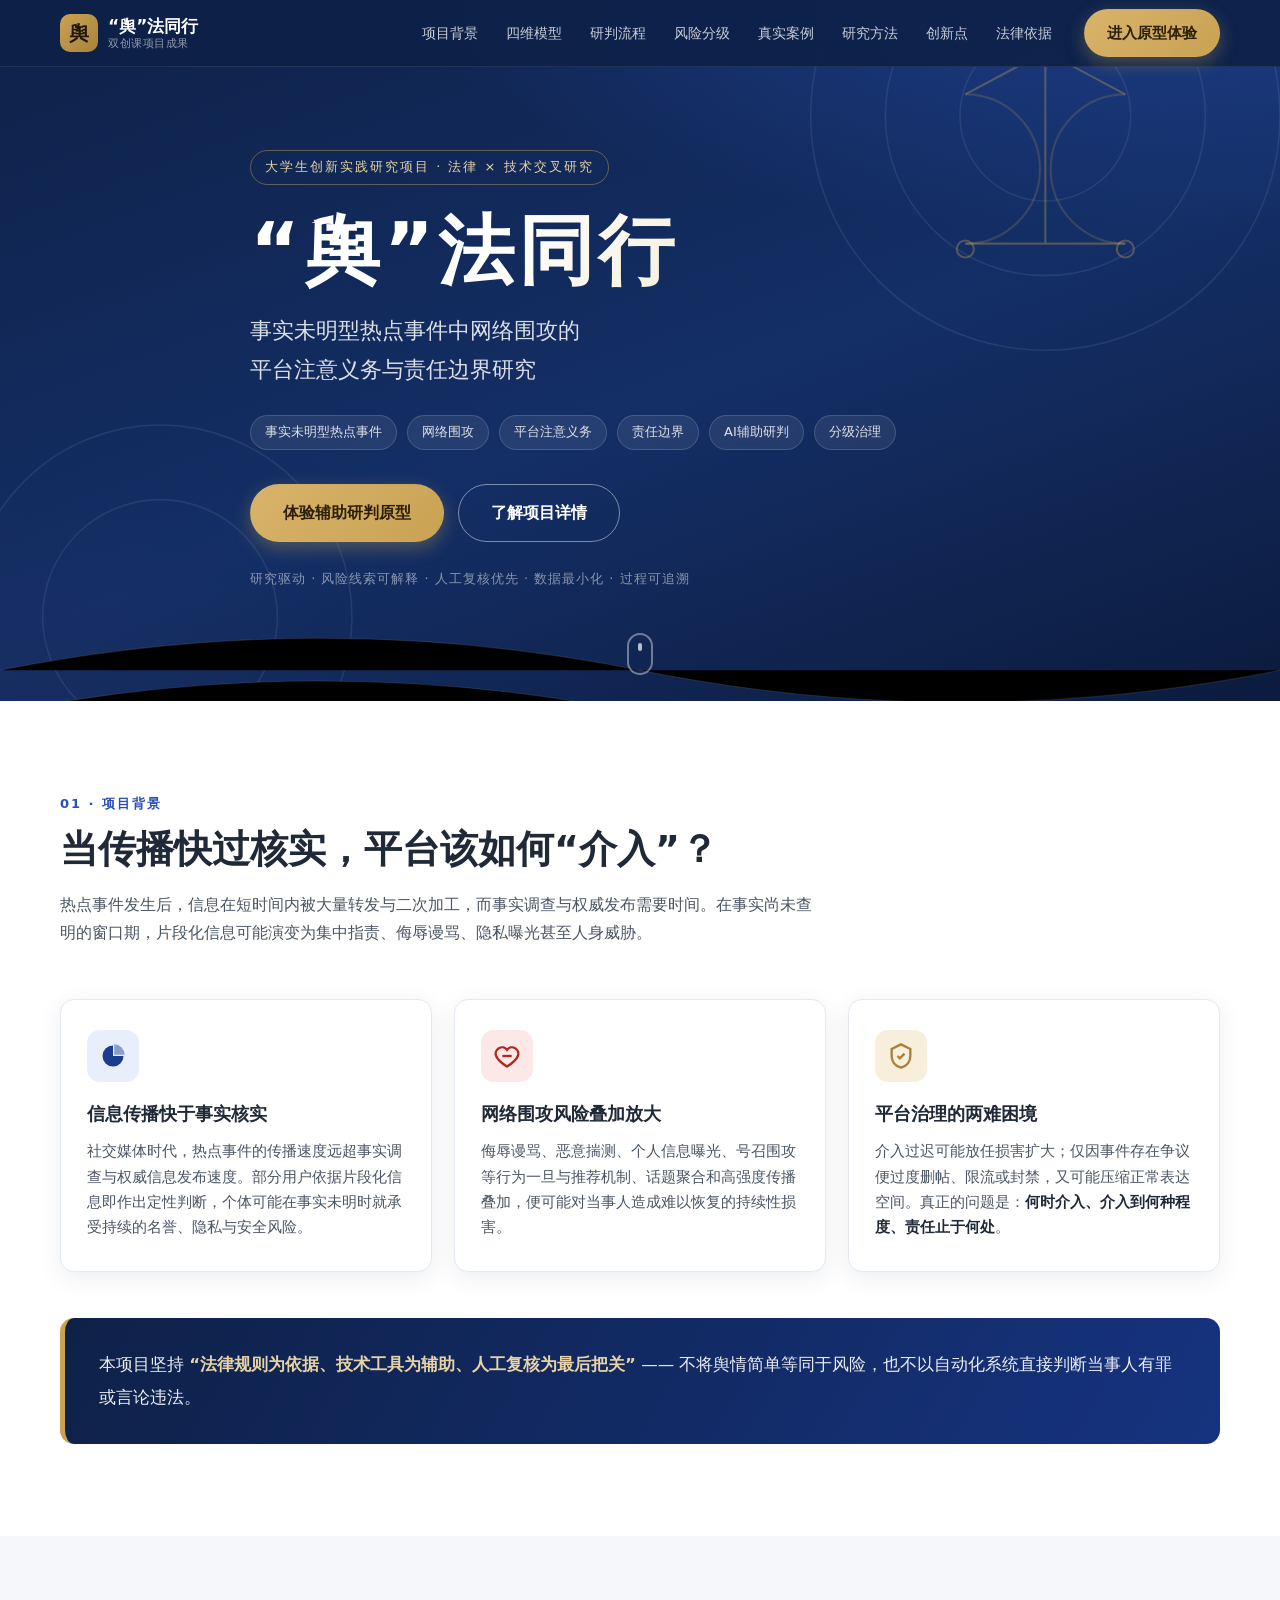
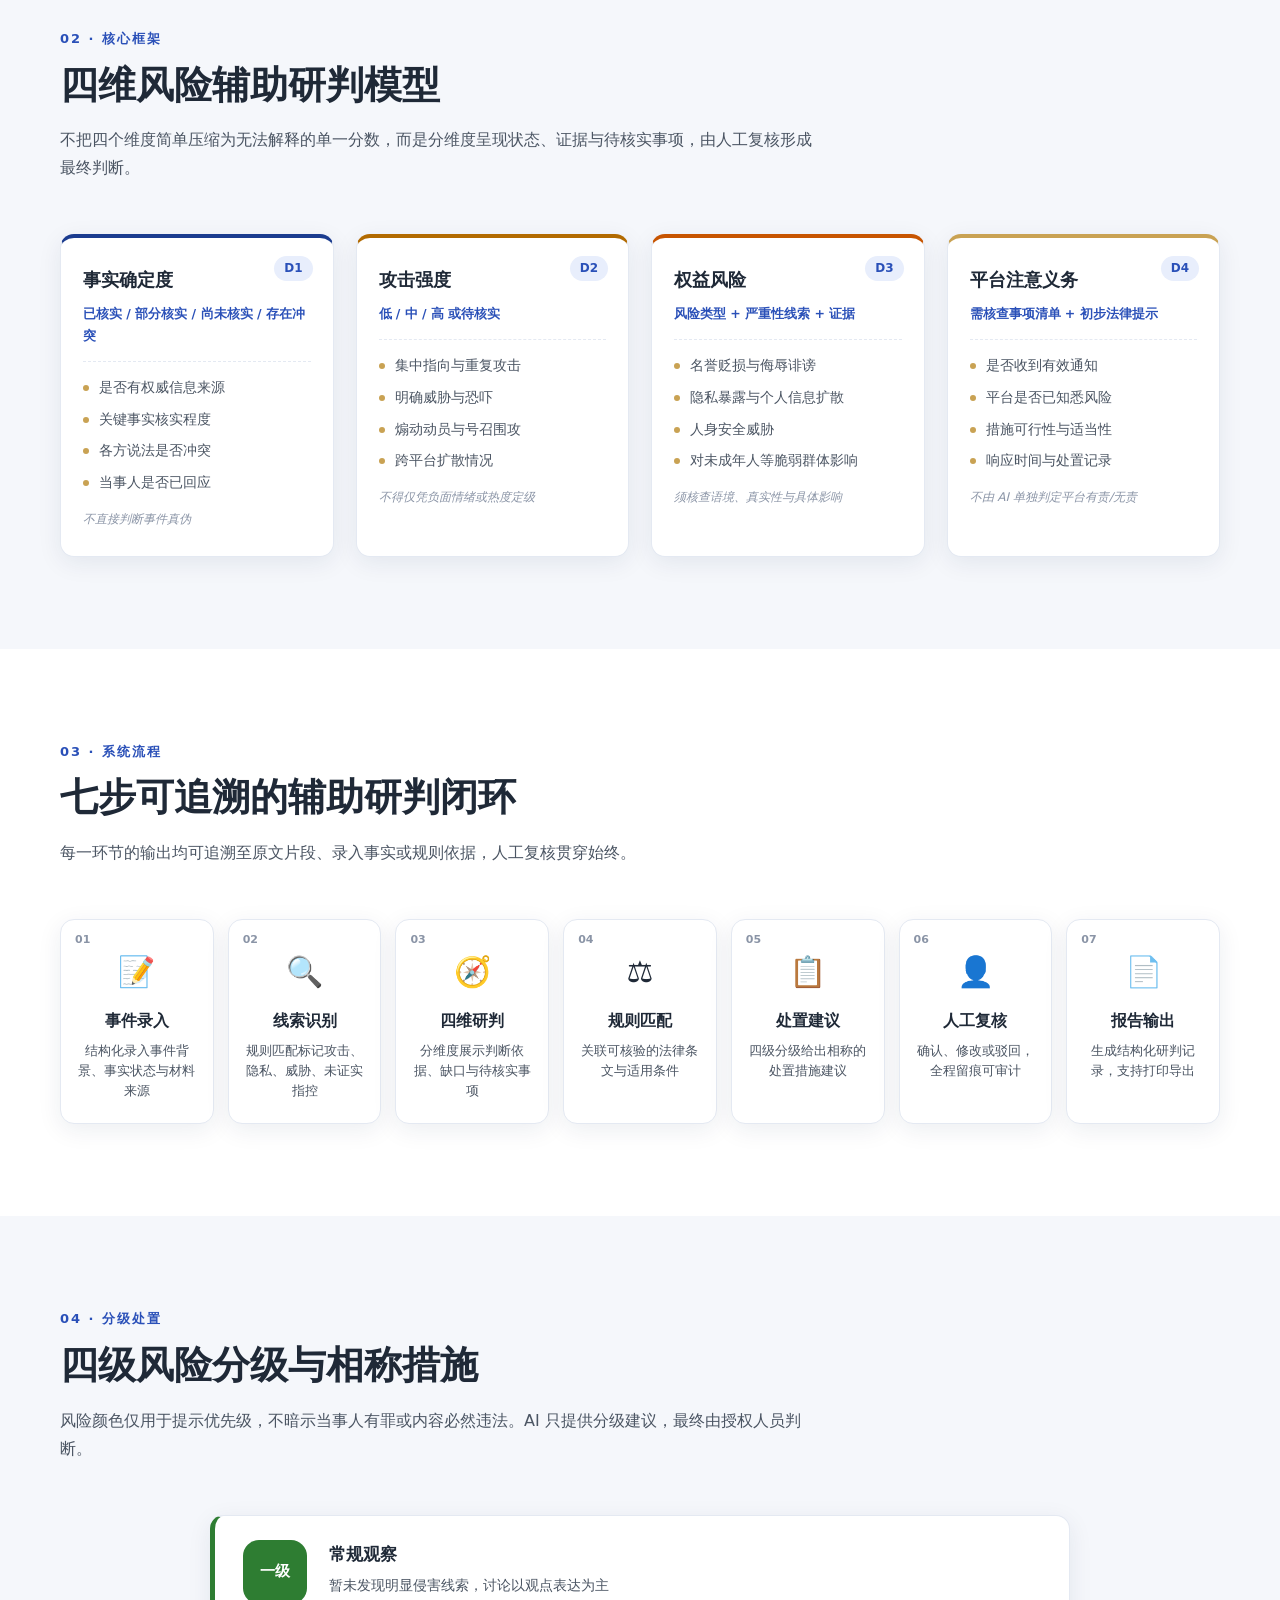
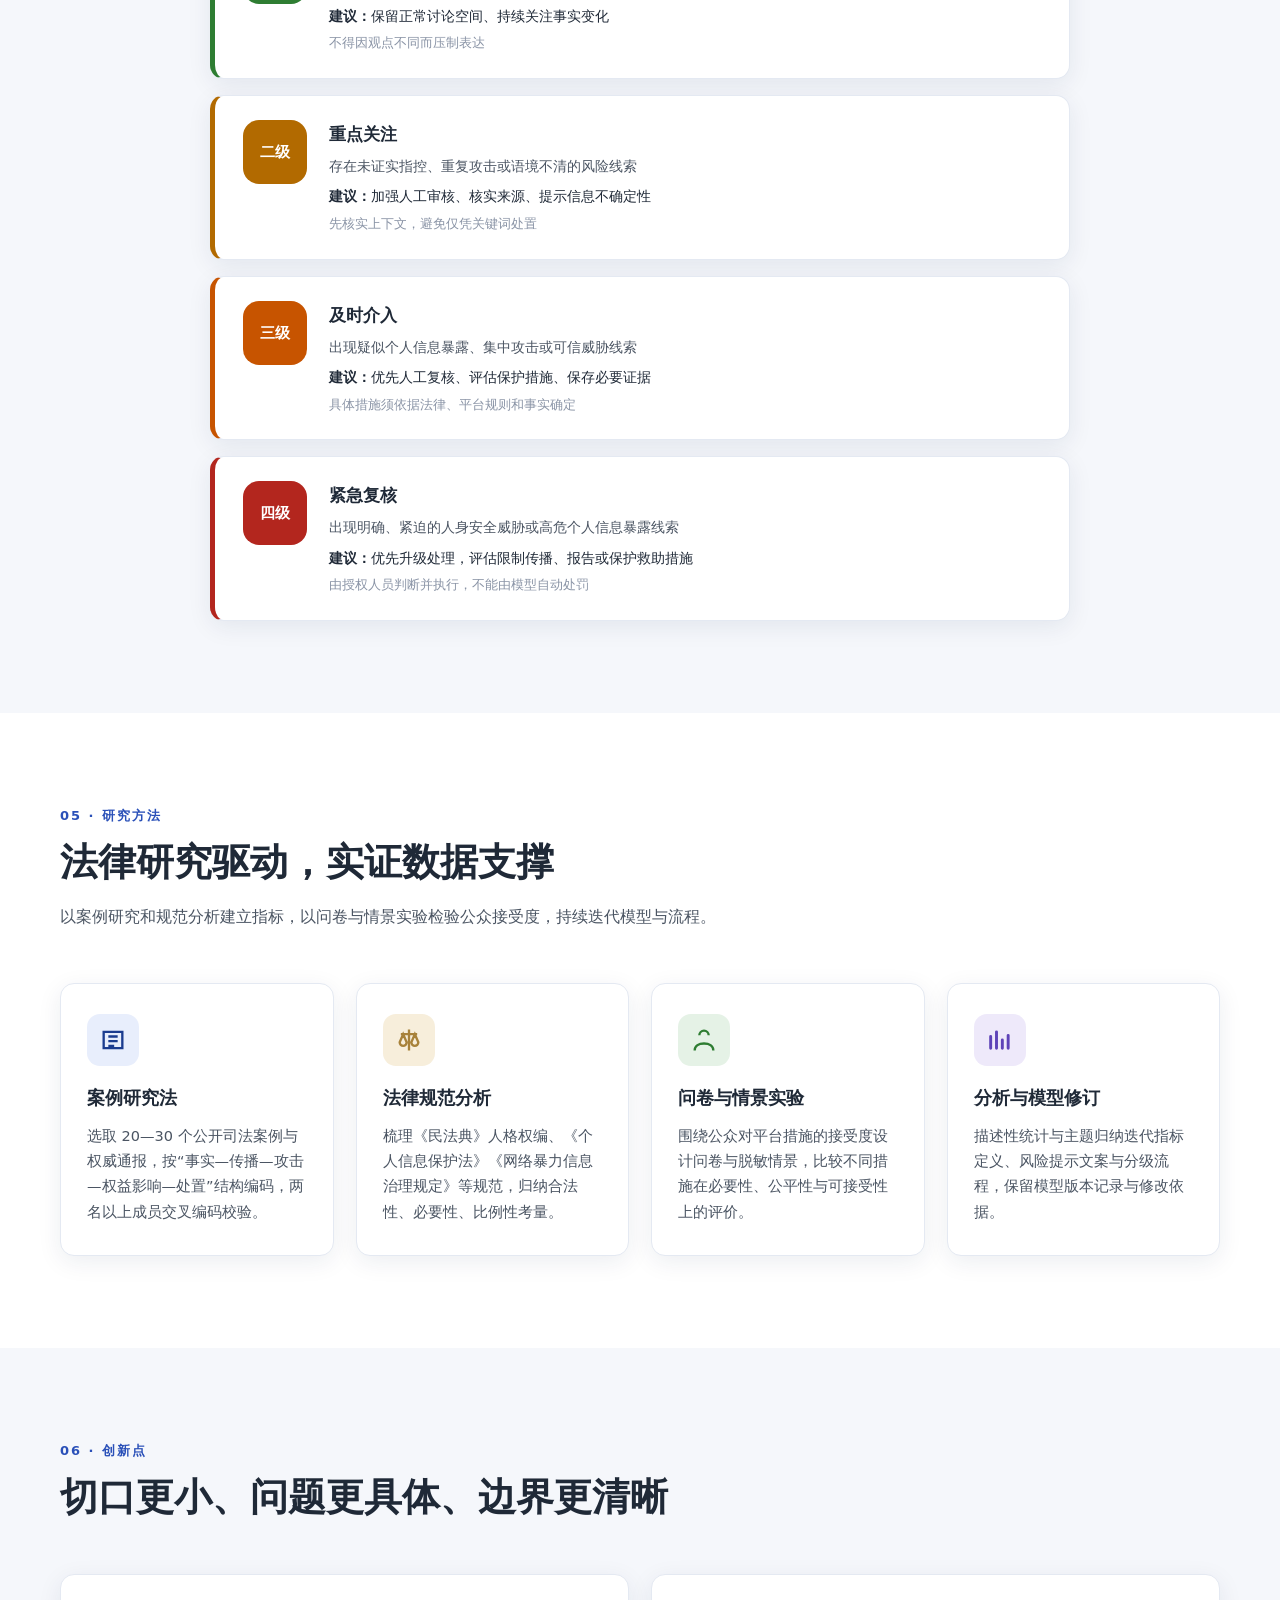
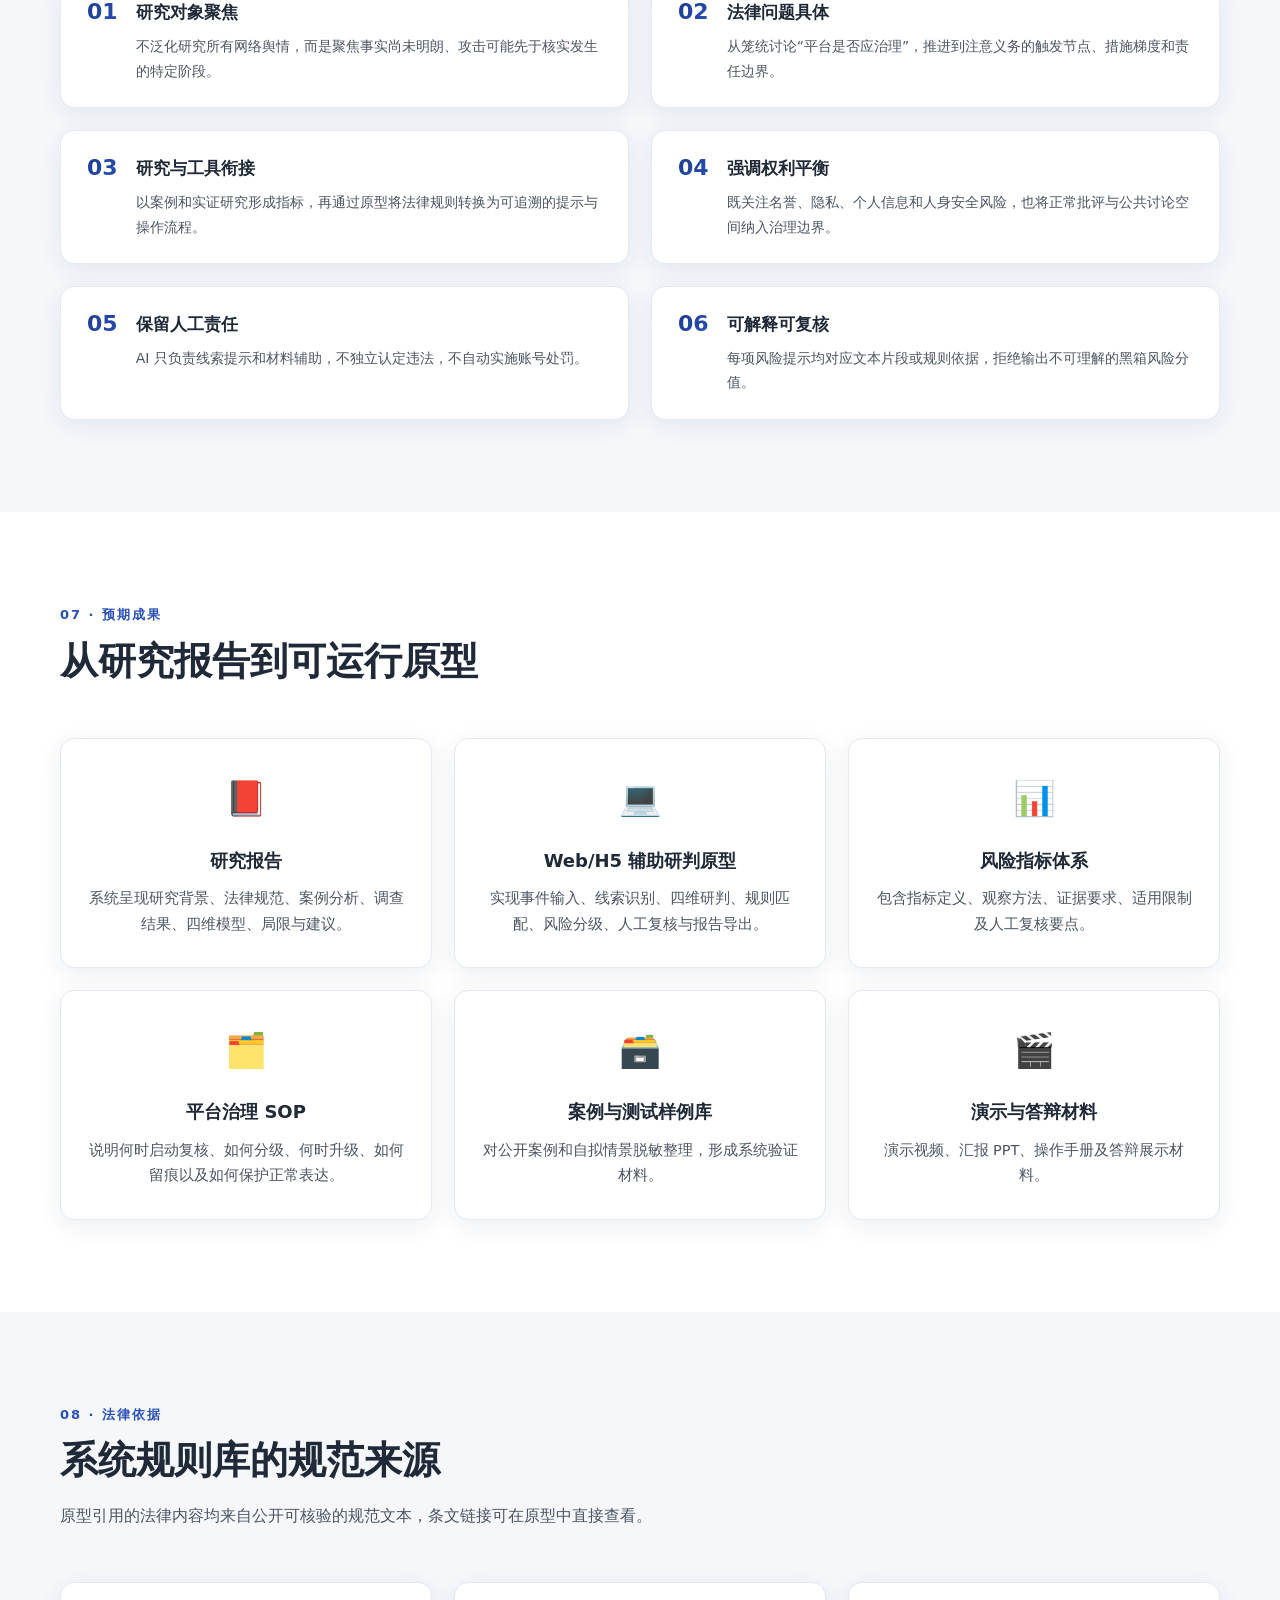
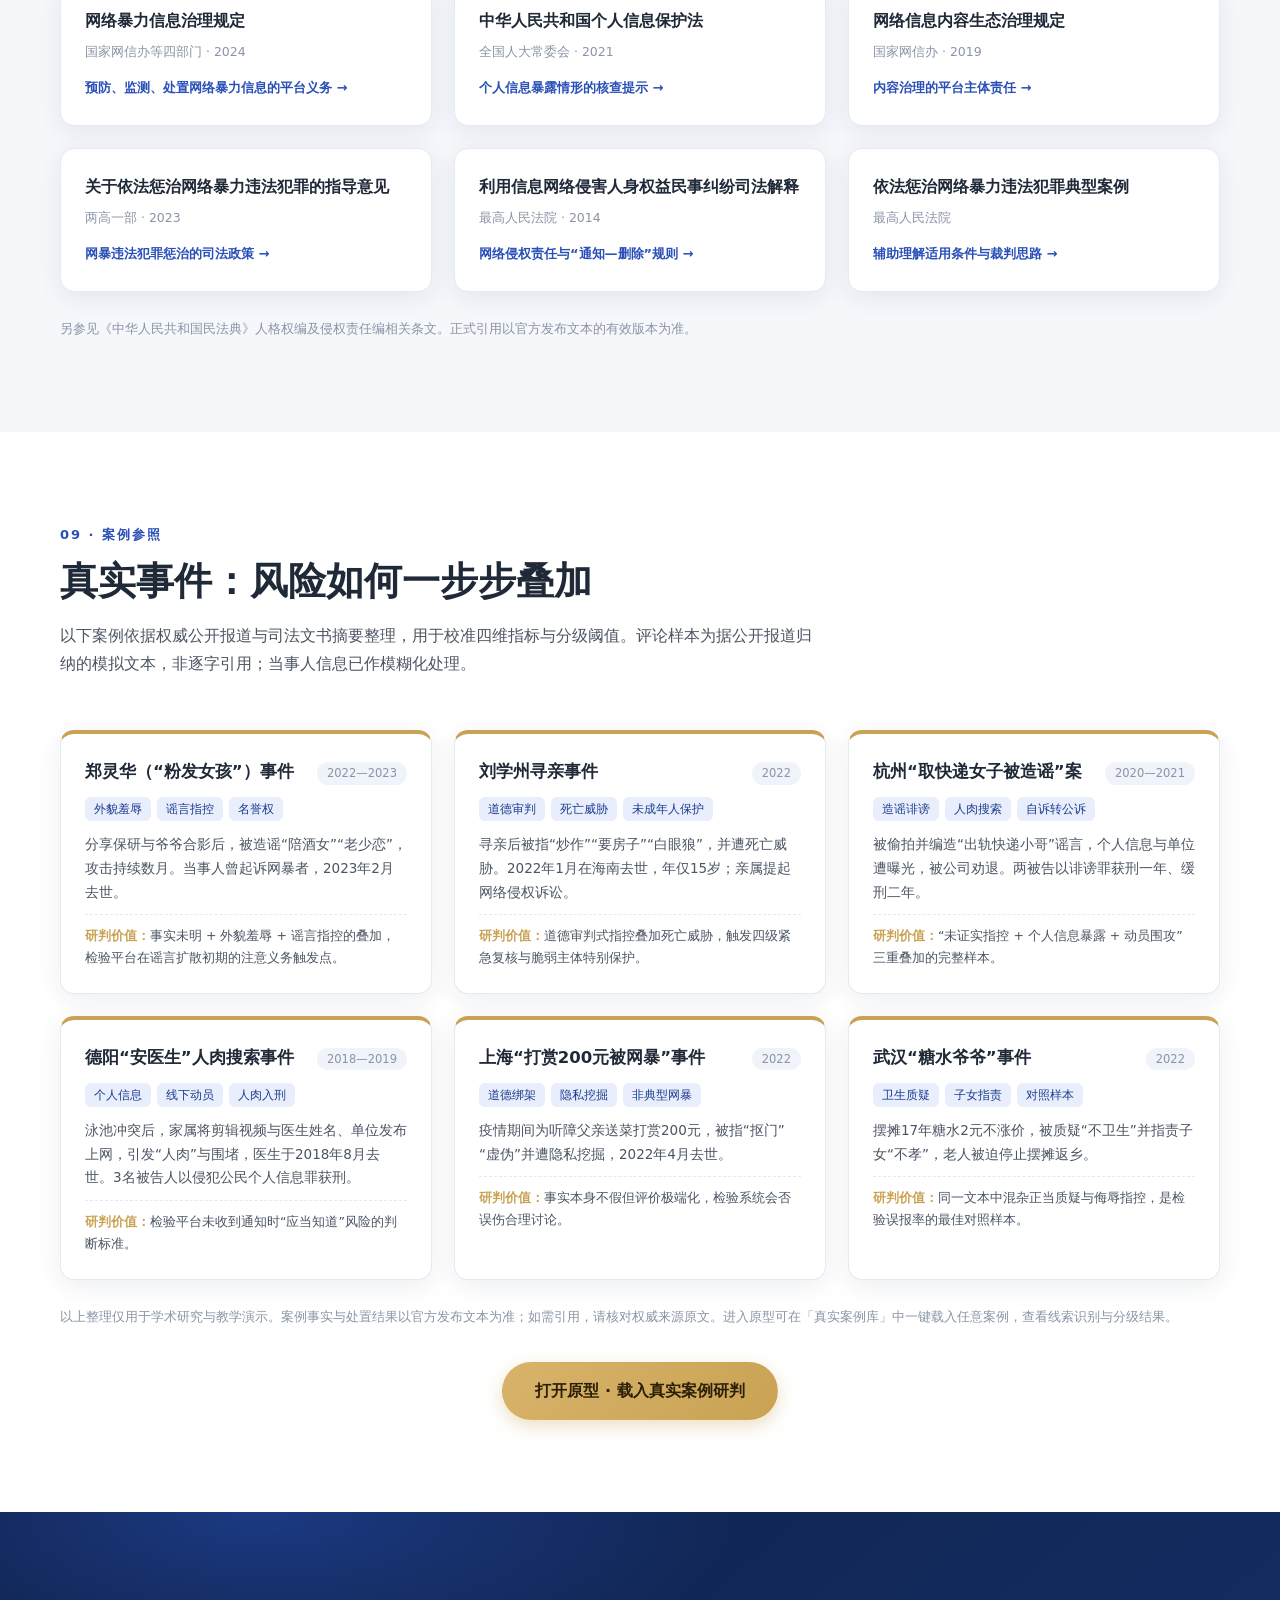
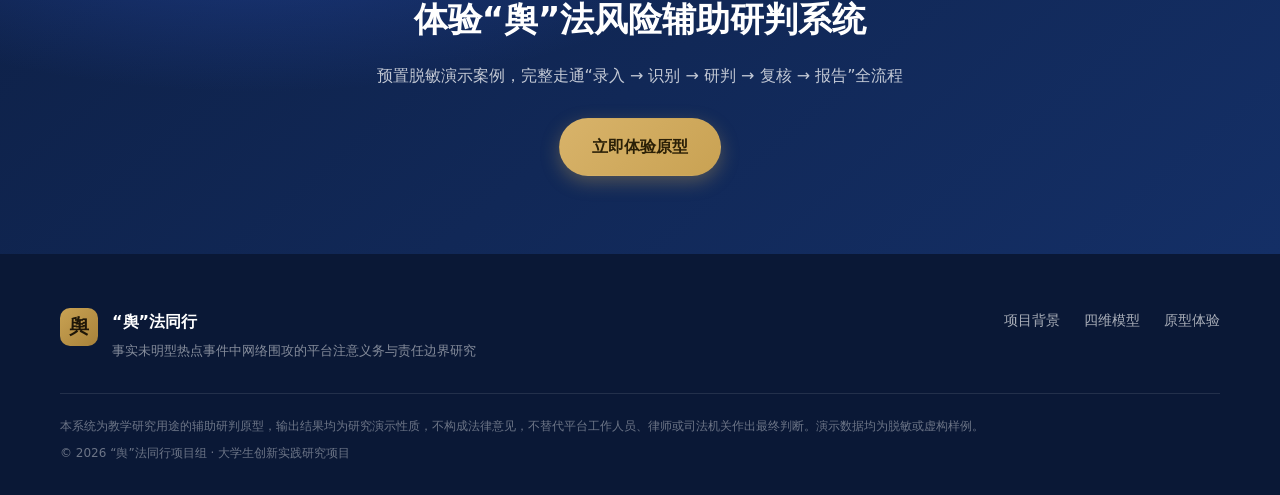
<file: index.html>
<!DOCTYPE html>
<html lang="zh-CN">
<head>
<meta charset="UTF-8">
<meta name="viewport" content="width=device-width, initial-scale=1.0, viewport-fit=cover">
<meta name="description" content="“舆”法同行——事实未明型热点事件中网络围攻的平台注意义务与责任边界研究 项目展示与AI辅助研判原型">
<title>“舆”法同行 · 项目展示与辅助研判原型</title>
<link rel="icon" href="assets/favicon.svg" type="image/svg+xml">
<link rel="stylesheet" href="css/style.css">
</head>
<body>

<!-- ======= 顶部导航 ======= -->
<header class="nav" id="topNav">
  <div class="container nav-inner">
    <a class="brand" href="#hero">
      <span class="brand-mark">舆</span>
      <span class="brand-text">“舆”法同行<small>双创课项目成果</small></span>
    </a>
    <nav class="nav-links" id="navLinks">
      <a href="#background">项目背景</a>
      <a href="#model">四维模型</a>
      <a href="#process">研判流程</a>
      <a href="#grading">风险分级</a>
      <a href="#cases">真实案例</a>
      <a href="#methods">研究方法</a>
      <a href="#innovation">创新点</a>
      <a href="#legal">法律依据</a>
    </nav>
    <a class="btn btn-gold nav-cta" href="app.html">进入原型体验</a>
    <button class="nav-toggle" id="navToggle" aria-label="打开菜单" aria-expanded="false">
      <span></span><span></span><span></span>
    </button>
  </div>
</header>

<!-- ======= Hero ======= -->
<section class="hero" id="hero">
  <div class="hero-bg" aria-hidden="true">
    <svg viewBox="0 0 1200 800" preserveAspectRatio="xMidYMid slice">
      <defs>
        <linearGradient id="g1" x1="0" y1="0" x2="1" y2="1">
          <stop offset="0" stop-color="#1B3C8F" stop-opacity=".55"/>
          <stop offset="1" stop-color="#0E2148" stop-opacity=".1"/>
        </linearGradient>
      </defs>
      <g fill="none" stroke="#ffffff" stroke-opacity=".08" stroke-width="1.5">
        <circle cx="980" cy="180" r="220"/><circle cx="980" cy="180" r="150"/><circle cx="980" cy="180" r="80"/>
        <circle cx="150" cy="650" r="180"/><circle cx="150" cy="650" r="110"/>
      </g>
      <g stroke="#C9A253" stroke-opacity=".35" stroke-width="2" fill="none">
        <path d="M905 160 L980 120 L1055 160 M980 120 L980 300 M905 300 L1055 300"/>
        <path d="M905 160 A40 40 0 0 1 905 300 M1055 160 A40 40 0 0 0 1055 300" stroke-opacity=".2"/>
        <circle cx="905" cy="305" r="8"/><circle cx="1055" cy="305" r="8"/>
      </g>
      <g stroke="#ffffff" stroke-opacity=".10" stroke-width="1">
        <path d="M0 700 Q 300 640 600 700 T 1200 700"/><path d="M0 740 Q 300 680 600 740 T 1200 740"/>
      </g>
    </svg>
  </div>
  <div class="container hero-inner">
    <p class="hero-kicker reveal">大学生创新实践研究项目 · 法律 × 技术交叉研究</p>
    <h1 class="reveal">“舆”法同行</h1>
    <p class="hero-sub reveal">事实未明型热点事件中网络围攻的<br class="m-hide">平台注意义务与责任边界研究</p>
    <div class="hero-tags reveal">
      <span>事实未明型热点事件</span><span>网络围攻</span><span>平台注意义务</span><span>责任边界</span><span>AI辅助研判</span><span>分级治理</span>
    </div>
    <div class="hero-actions reveal">
      <a class="btn btn-gold btn-lg" href="app.html">体验辅助研判原型</a>
      <a class="btn btn-ghost btn-lg" href="#background">了解项目详情</a>
    </div>
    <p class="hero-note reveal">研究驱动 · 风险线索可解释 · 人工复核优先 · 数据最小化 · 过程可追溯</p>
  </div>
  <a class="hero-scroll" href="#background" aria-label="向下滚动"><span></span></a>
</section>

<main>
<!-- ======= 项目背景 ======= -->
<section class="section" id="background">
  <div class="container">
    <header class="section-head reveal">
      <p class="section-tag">01 · 项目背景</p>
      <h2>当传播快过核实，平台该如何“介入”？</h2>
      <p class="section-desc">热点事件发生后，信息在短时间内被大量转发与二次加工，而事实调查与权威发布需要时间。在事实尚未查明的窗口期，片段化信息可能演变为集中指责、侮辱谩骂、隐私曝光甚至人身威胁。</p>
    </header>
    <div class="grid grid-3">
      <article class="card reveal">
        <div class="card-icon ic-blue">
          <svg viewBox="0 0 24 24"><path d="M12 3a9 9 0 1 0 9 9h-9V3z"/><path d="M13 2a9 9 0 0 1 9 9h-9V2z" opacity=".45"/></svg>
        </div>
        <h3>信息传播快于事实核实</h3>
        <p>社交媒体时代，热点事件的传播速度远超事实调查与权威信息发布速度。部分用户依据片段化信息即作出定性判断，个体可能在事实未明时就承受持续的名誉、隐私与安全风险。</p>
      </article>
      <article class="card reveal">
        <div class="card-icon ic-red">
          <svg viewBox="0 0 24 24"><path d="M12 21s-7.5-4.6-9.3-9A5.4 5.4 0 0 1 12 6.7 5.4 5.4 0 0 1 21.3 12c-1.8 4.4-9.3 9-9.3 9z" fill="none" stroke-width="2" stroke="currentColor"/><path d="M8 12h8" stroke-width="2" stroke="currentColor"/></svg>
        </div>
        <h3>网络围攻风险叠加放大</h3>
        <p>侮辱谩骂、恶意揣测、个人信息曝光、号召围攻等行为一旦与推荐机制、话题聚合和高强度传播叠加，便可能对当事人造成难以恢复的持续性损害。</p>
      </article>
      <article class="card reveal">
        <div class="card-icon ic-gold">
          <svg viewBox="0 0 24 24"><path d="M12 2l8 4v6c0 5-3.4 8.6-8 10-4.6-1.4-8-5-8-10V6l8-4z" fill="none" stroke-width="2" stroke="currentColor"/><path d="M9 12l2 2 4-4" fill="none" stroke-width="2" stroke="currentColor"/></svg>
        </div>
        <h3>平台治理的两难困境</h3>
        <p>介入过迟可能放任损害扩大；仅因事件存在争议便过度删帖、限流或封禁，又可能压缩正常表达空间。真正的问题是：<strong>何时介入、介入到何种程度、责任止于何处</strong>。</p>
      </article>
    </div>
    <div class="quote-band reveal">
      <p>本项目坚持 <strong>“法律规则为依据、技术工具为辅助、人工复核为最后把关”</strong> —— 不将舆情简单等同于风险，也不以自动化系统直接判断当事人有罪或言论违法。</p>
    </div>
  </div>
</section>

<!-- ======= 四维模型 ======= -->
<section class="section section-alt" id="model">
  <div class="container">
    <header class="section-head reveal">
      <p class="section-tag">02 · 核心框架</p>
      <h2>四维风险辅助研判模型</h2>
      <p class="section-desc">不把四个维度简单压缩为无法解释的单一分数，而是分维度呈现状态、证据与待核实事项，由人工复核形成最终判断。</p>
    </header>
    <div class="grid grid-4">
      <article class="dim-card reveal">
        <span class="dim-no">D1</span>
        <h3>事实确定度</h3>
        <p class="dim-level">已核实 / 部分核实 / 尚未核实 / 存在冲突</p>
        <ul>
          <li>是否有权威信息来源</li>
          <li>关键事实核实程度</li>
          <li>各方说法是否冲突</li>
          <li>当事人是否已回应</li>
        </ul>
        <p class="dim-note">不直接判断事件真伪</p>
      </article>
      <article class="dim-card reveal">
        <span class="dim-no">D2</span>
        <h3>攻击强度</h3>
        <p class="dim-level">低 / 中 / 高 或待核实</p>
        <ul>
          <li>集中指向与重复攻击</li>
          <li>明确威胁与恐吓</li>
          <li>煽动动员与号召围攻</li>
          <li>跨平台扩散情况</li>
        </ul>
        <p class="dim-note">不得仅凭负面情绪或热度定级</p>
      </article>
      <article class="dim-card reveal">
        <span class="dim-no">D3</span>
        <h3>权益风险</h3>
        <p class="dim-level">风险类型 + 严重性线索 + 证据</p>
        <ul>
          <li>名誉贬损与侮辱诽谤</li>
          <li>隐私暴露与个人信息扩散</li>
          <li>人身安全威胁</li>
          <li>对未成年人等脆弱群体影响</li>
        </ul>
        <p class="dim-note">须核查语境、真实性与具体影响</p>
      </article>
      <article class="dim-card reveal">
        <span class="dim-no">D4</span>
        <h3>平台注意义务</h3>
        <p class="dim-level">需核查事项清单 + 初步法律提示</p>
        <ul>
          <li>是否收到有效通知</li>
          <li>平台是否已知悉风险</li>
          <li>措施可行性与适当性</li>
          <li>响应时间与处置记录</li>
        </ul>
        <p class="dim-note">不由 AI 单独判定平台有责/无责</p>
      </article>
    </div>
  </div>
</section>

<!-- ======= 研判流程 ======= -->
<section class="section" id="process">
  <div class="container">
    <header class="section-head reveal">
      <p class="section-tag">03 · 系统流程</p>
      <h2>七步可追溯的辅助研判闭环</h2>
      <p class="section-desc">每一环节的输出均可追溯至原文片段、录入事实或规则依据，人工复核贯穿始终。</p>
    </header>
    <ol class="flow reveal">
      <li class="flow-step"><span class="flow-ico">📝</span><h3>事件录入</h3><p>结构化录入事件背景、事实状态与材料来源</p></li>
      <li class="flow-step"><span class="flow-ico">🔍</span><h3>线索识别</h3><p>规则匹配标记攻击、隐私、威胁、未证实指控</p></li>
      <li class="flow-step"><span class="flow-ico">🧭</span><h3>四维研判</h3><p>分维度展示判断依据、缺口与待核实事项</p></li>
      <li class="flow-step"><span class="flow-ico">⚖️</span><h3>规则匹配</h3><p>关联可核验的法律条文与适用条件</p></li>
      <li class="flow-step"><span class="flow-ico">📋</span><h3>处置建议</h3><p>四级分级给出相称的处置措施建议</p></li>
      <li class="flow-step"><span class="flow-ico">👤</span><h3>人工复核</h3><p>确认、修改或驳回，全程留痕可审计</p></li>
      <li class="flow-step"><span class="flow-ico">📄</span><h3>报告输出</h3><p>生成结构化研判记录，支持打印导出</p></li>
    </ol>
  </div>
</section>

<!-- ======= 风险分级 ======= -->
<section class="section section-alt" id="grading">
  <div class="container">
    <header class="section-head reveal">
      <p class="section-tag">04 · 分级处置</p>
      <h2>四级风险分级与相称措施</h2>
      <p class="section-desc">风险颜色仅用于提示优先级，不暗示当事人有罪或内容必然违法。AI 只提供分级建议，最终由授权人员判断。</p>
    </header>
    <div class="grade-list">
      <div class="grade-item reveal" data-level="1">
        <div class="grade-badge">一级</div>
        <div class="grade-body">
          <h3>常规观察</h3>
          <p class="grade-trigger">暂未发现明显侵害线索，讨论以观点表达为主</p>
          <p class="grade-measure"><strong>建议：</strong>保留正常讨论空间、持续关注事实变化</p>
          <p class="grade-limit">不得因观点不同而压制表达</p>
        </div>
      </div>
      <div class="grade-item reveal" data-level="2">
        <div class="grade-badge">二级</div>
        <div class="grade-body">
          <h3>重点关注</h3>
          <p class="grade-trigger">存在未证实指控、重复攻击或语境不清的风险线索</p>
          <p class="grade-measure"><strong>建议：</strong>加强人工审核、核实来源、提示信息不确定性</p>
          <p class="grade-limit">先核实上下文，避免仅凭关键词处置</p>
        </div>
      </div>
      <div class="grade-item reveal" data-level="3">
        <div class="grade-badge">三级</div>
        <div class="grade-body">
          <h3>及时介入</h3>
          <p class="grade-trigger">出现疑似个人信息暴露、集中攻击或可信威胁线索</p>
          <p class="grade-measure"><strong>建议：</strong>优先人工复核、评估保护措施、保存必要证据</p>
          <p class="grade-limit">具体措施须依据法律、平台规则和事实确定</p>
        </div>
      </div>
      <div class="grade-item reveal" data-level="4">
        <div class="grade-badge">四级</div>
        <div class="grade-body">
          <h3>紧急复核</h3>
          <p class="grade-trigger">出现明确、紧迫的人身安全威胁或高危个人信息暴露线索</p>
          <p class="grade-measure"><strong>建议：</strong>优先升级处理，评估限制传播、报告或保护救助措施</p>
          <p class="grade-limit">由授权人员判断并执行，不能由模型自动处罚</p>
        </div>
      </div>
    </div>
  </div>
</section>

<!-- ======= 研究方法 ======= -->
<section class="section" id="methods">
  <div class="container">
    <header class="section-head reveal">
      <p class="section-tag">05 · 研究方法</p>
      <h2>法律研究驱动，实证数据支撑</h2>
      <p class="section-desc">以案例研究和规范分析建立指标，以问卷与情景实验检验公众接受度，持续迭代模型与流程。</p>
    </header>
    <div class="grid grid-4">
      <article class="card reveal">
        <div class="card-icon ic-blue"><svg viewBox="0 0 24 24"><path d="M4 5h16v14H4z" fill="none" stroke-width="2" stroke="currentColor"/><path d="M8 9h8M8 13h8M8 17h5" stroke-width="2" stroke="currentColor"/></svg></div>
        <h3>案例研究法</h3>
        <p>选取 20—30 个公开司法案例与权威通报，按“事实—传播—攻击—权益影响—处置”结构编码，两名以上成员交叉编码校验。</p>
      </article>
      <article class="card reveal">
        <div class="card-icon ic-gold"><svg viewBox="0 0 24 24"><path d="M12 3v18M5 7h14M7 7l-3 7a3 3 0 0 0 6 0L7 7zm10 0l-3 7a3 3 0 0 0 6 0l-3-7z" fill="none" stroke-width="2" stroke="currentColor"/></svg></div>
        <h3>法律规范分析</h3>
        <p>梳理《民法典》人格权编、《个人信息保护法》《网络暴力信息治理规定》等规范，归纳合法性、必要性、比例性考量。</p>
      </article>
      <article class="card reveal">
        <div class="card-icon ic-green"><svg viewBox="0 0 24 24"><path d="M16 8a4 4 0 1 0-8 0M4 21c0-4 3.6-6 8-6s8 2 8 6" fill="none" stroke-width="2" stroke="currentColor"/></svg></div>
        <h3>问卷与情景实验</h3>
        <p>围绕公众对平台措施的接受度设计问卷与脱敏情景，比较不同措施在必要性、公平性与可接受性上的评价。</p>
      </article>
      <article class="card reveal">
        <div class="card-icon ic-purple"><svg viewBox="0 0 24 24"><path d="M4 19V9m5 10V5m5 14v-7m5 7V8" stroke-width="2.5" stroke="currentColor" fill="none" stroke-linecap="round"/></svg></div>
        <h3>分析与模型修订</h3>
        <p>描述性统计与主题归纳迭代指标定义、风险提示文案与分级流程，保留模型版本记录与修改依据。</p>
      </article>
    </div>
  </div>
</section>

<!-- ======= 创新点 ======= -->
<section class="section section-alt" id="innovation">
  <div class="container">
    <header class="section-head reveal">
      <p class="section-tag">06 · 创新点</p>
      <h2>切口更小、问题更具体、边界更清晰</h2>
    </header>
    <div class="grid grid-2">
      <div class="inno-item reveal"><span class="inno-no">01</span><div><h3>研究对象聚焦</h3><p>不泛化研究所有网络舆情，而是聚焦事实尚未明朗、攻击可能先于核实发生的特定阶段。</p></div></div>
      <div class="inno-item reveal"><span class="inno-no">02</span><div><h3>法律问题具体</h3><p>从笼统讨论“平台是否应治理”，推进到注意义务的触发节点、措施梯度和责任边界。</p></div></div>
      <div class="inno-item reveal"><span class="inno-no">03</span><div><h3>研究与工具衔接</h3><p>以案例和实证研究形成指标，再通过原型将法律规则转换为可追溯的提示与操作流程。</p></div></div>
      <div class="inno-item reveal"><span class="inno-no">04</span><div><h3>强调权利平衡</h3><p>既关注名誉、隐私、个人信息和人身安全风险，也将正常批评与公共讨论空间纳入治理边界。</p></div></div>
      <div class="inno-item reveal"><span class="inno-no">05</span><div><h3>保留人工责任</h3><p>AI 只负责线索提示和材料辅助，不独立认定违法，不自动实施账号处罚。</p></div></div>
      <div class="inno-item reveal"><span class="inno-no">06</span><div><h3>可解释可复核</h3><p>每项风险提示均对应文本片段或规则依据，拒绝输出不可理解的黑箱风险分值。</p></div></div>
    </div>
  </div>
</section>

<!-- ======= 预期成果 ======= -->
<section class="section" id="outcomes">
  <div class="container">
    <header class="section-head reveal">
      <p class="section-tag">07 · 预期成果</p>
      <h2>从研究报告到可运行原型</h2>
    </header>
    <div class="grid grid-3">
      <article class="card outcome reveal"><span class="oc-ico">📕</span><h3>研究报告</h3><p>系统呈现研究背景、法律规范、案例分析、调查结果、四维模型、局限与建议。</p></article>
      <article class="card outcome reveal"><span class="oc-ico">💻</span><h3>Web/H5 辅助研判原型</h3><p>实现事件输入、线索识别、四维研判、规则匹配、风险分级、人工复核与报告导出。</p></article>
      <article class="card outcome reveal"><span class="oc-ico">📊</span><h3>风险指标体系</h3><p>包含指标定义、观察方法、证据要求、适用限制及人工复核要点。</p></article>
      <article class="card outcome reveal"><span class="oc-ico">🗂️</span><h3>平台治理 SOP</h3><p>说明何时启动复核、如何分级、何时升级、如何留痕以及如何保护正常表达。</p></article>
      <article class="card outcome reveal"><span class="oc-ico">🗃️</span><h3>案例与测试样例库</h3><p>对公开案例和自拟情景脱敏整理，形成系统验证材料。</p></article>
      <article class="card outcome reveal"><span class="oc-ico">🎬</span><h3>演示与答辩材料</h3><p>演示视频、汇报 PPT、操作手册及答辩展示材料。</p></article>
    </div>
  </div>
</section>

<!-- ======= 法律依据 ======= -->
<section class="section section-alt" id="legal">
  <div class="container">
    <header class="section-head reveal">
      <p class="section-tag">08 · 法律依据</p>
      <h2>系统规则库的规范来源</h2>
      <p class="section-desc">原型引用的法律内容均来自公开可核验的规范文本，条文链接可在原型中直接查看。</p>
    </header>
    <div class="grid grid-3">
      <a class="law-card reveal" href="https://www.cac.gov.cn/2024-06/14/c_1720043894161555.htm" target="_blank" rel="noopener">
        <h3>网络暴力信息治理规定</h3><p>国家网信办等四部门 · 2024</p><span>预防、监测、处置网络暴力信息的平台义务 →</span>
      </a>
      <a class="law-card reveal" href="https://www.cac.gov.cn/2021-08/20/c_1631050028355286.htm" target="_blank" rel="noopener">
        <h3>中华人民共和国个人信息保护法</h3><p>全国人大常委会 · 2021</p><span>个人信息暴露情形的核查提示 →</span>
      </a>
      <a class="law-card reveal" href="https://www.cac.gov.cn/2019-12/20/c_1578375159509309.htm" target="_blank" rel="noopener">
        <h3>网络信息内容生态治理规定</h3><p>国家网信办 · 2019</p><span>内容治理的平台主体责任 →</span>
      </a>
      <a class="law-card reveal" href="https://www.court.gov.cn/zixun/xiangqing/412992.html" target="_blank" rel="noopener">
        <h3>关于依法惩治网络暴力违法犯罪的指导意见</h3><p>两高一部 · 2023</p><span>网暴违法犯罪惩治的司法政策 →</span>
      </a>
      <a class="law-card reveal" href="https://www.court.gov.cn/fabu/xiangqing/6777.html" target="_blank" rel="noopener">
        <h3>利用信息网络侵害人身权益民事纠纷司法解释</h3><p>最高人民法院 · 2014</p><span>网络侵权责任与“通知—删除”规则 →</span>
      </a>
      <a class="law-card reveal" href="https://www.court.gov.cn/zixun/xiangqing/490901.html" target="_blank" rel="noopener">
        <h3>依法惩治网络暴力违法犯罪典型案例</h3><p>最高人民法院</p><span>辅助理解适用条件与裁判思路 →</span>
      </a>
    </div>
    <p class="section-note reveal">另参见《中华人民共和国民法典》人格权编及侵权责任编相关条文。正式引用以官方发布文本的有效版本为准。</p>
  </div>
</section>

<!-- ======= 真实案例参照 ======= -->
<section class="section" id="cases">
  <div class="container">
    <header class="section-head reveal">
      <p class="section-tag">09 · 案例参照</p>
      <h2>真实事件：风险如何一步步叠加</h2>
      <p class="section-desc">以下案例依据权威公开报道与司法文书摘要整理，用于校准四维指标与分级阈值。评论样本为据公开报道归纳的模拟文本，非逐字引用；当事人信息已作模糊化处理。</p>
    </header>
    <div class="grid grid-3">
      <article class="real-card reveal">
        <div class="real-top"><h3>郑灵华（“粉发女孩”）事件</h3><span class="real-year">2022—2023</span></div>
        <div class="real-tags"><span>外貌羞辱</span><span>谣言指控</span><span>名誉权</span></div>
        <p>分享保研与爷爷合影后，被造谣“陪酒女”“老少恋”，攻击持续数月。当事人曾起诉网暴者，2023年2月去世。</p>
        <p class="real-hl"><b>研判价值：</b>事实未明 + 外貌羞辱 + 谣言指控的叠加，检验平台在谣言扩散初期的注意义务触发点。</p>
      </article>
      <article class="real-card reveal">
        <div class="real-top"><h3>刘学州寻亲事件</h3><span class="real-year">2022</span></div>
        <div class="real-tags"><span>道德审判</span><span>死亡威胁</span><span>未成年人保护</span></div>
        <p>寻亲后被指“炒作”“要房子”“白眼狼”，并遭死亡威胁。2022年1月在海南去世，年仅15岁；亲属提起网络侵权诉讼。</p>
        <p class="real-hl"><b>研判价值：</b>道德审判式指控叠加死亡威胁，触发四级紧急复核与脆弱主体特别保护。</p>
      </article>
      <article class="real-card reveal">
        <div class="real-top"><h3>杭州“取快递女子被造谣”案</h3><span class="real-year">2020—2021</span></div>
        <div class="real-tags"><span>造谣诽谤</span><span>人肉搜索</span><span>自诉转公诉</span></div>
        <p>被偷拍并编造“出轨快递小哥”谣言，个人信息与单位遭曝光，被公司劝退。两被告以诽谤罪获刑一年、缓刑二年。</p>
        <p class="real-hl"><b>研判价值：</b>“未证实指控 + 个人信息暴露 + 动员围攻”三重叠加的完整样本。</p>
      </article>
      <article class="real-card reveal">
        <div class="real-top"><h3>德阳“安医生”人肉搜索事件</h3><span class="real-year">2018—2019</span></div>
        <div class="real-tags"><span>个人信息</span><span>线下动员</span><span>人肉入刑</span></div>
        <p>泳池冲突后，家属将剪辑视频与医生姓名、单位发布上网，引发“人肉”与围堵，医生于2018年8月去世。3名被告人以侵犯公民个人信息罪获刑。</p>
        <p class="real-hl"><b>研判价值：</b>检验平台未收到通知时“应当知道”风险的判断标准。</p>
      </article>
      <article class="real-card reveal">
        <div class="real-top"><h3>上海“打赏200元被网暴”事件</h3><span class="real-year">2022</span></div>
        <div class="real-tags"><span>道德绑架</span><span>隐私挖掘</span><span>非典型网暴</span></div>
        <p>疫情期间为听障父亲送菜打赏200元，被指“抠门”“虚伪”并遭隐私挖掘，2022年4月去世。</p>
        <p class="real-hl"><b>研判价值：</b>事实本身不假但评价极端化，检验系统会否误伤合理讨论。</p>
      </article>
      <article class="real-card reveal">
        <div class="real-top"><h3>武汉“糖水爷爷”事件</h3><span class="real-year">2022</span></div>
        <div class="real-tags"><span>卫生质疑</span><span>子女指责</span><span>对照样本</span></div>
        <p>摆摊17年糖水2元不涨价，被质疑“不卫生”并指责子女“不孝”，老人被迫停止摆摊返乡。</p>
        <p class="real-hl"><b>研判价值：</b>同一文本中混杂正当质疑与侮辱指控，是检验误报率的最佳对照样本。</p>
      </article>
    </div>
    <p class="section-note reveal">以上整理仅用于学术研究与教学演示。案例事实与处置结果以官方发布文本为准；如需引用，请核对权威来源原文。进入原型可在「真实案例库」中一键载入任意案例，查看线索识别与分级结果。</p>
    <div class="cases-cta reveal">
      <a class="btn btn-gold btn-lg" href="app.html">打开原型 · 载入真实案例研判</a>
    </div>
  </div>
</section>

<!-- ======= 免责声明 & CTA ======= -->
<section class="cta-band">
  <div class="container cta-inner reveal">
    <h2>体验“舆”法风险辅助研判系统</h2>
    <p>预置脱敏演示案例，完整走通“录入 → 识别 → 研判 → 复核 → 报告”全流程</p>
    <a class="btn btn-gold btn-lg" href="app.html">立即体验原型</a>
  </div>
</section>
</main>

<footer class="footer">
  <div class="container footer-inner">
    <div class="footer-brand">
      <span class="brand-mark">舆</span>
      <div>
        <strong>“舆”法同行</strong>
        <p>事实未明型热点事件中网络围攻的平台注意义务与责任边界研究</p>
      </div>
    </div>
    <div class="footer-links">
      <a href="#background">项目背景</a>
      <a href="#model">四维模型</a>
      <a href="app.html">原型体验</a>
    </div>
  </div>
  <div class="container footer-legal">
    <p>本系统为教学研究用途的辅助研判原型，输出结果均为研究演示性质，不构成法律意见，不替代平台工作人员、律师或司法机关作出最终判断。演示数据均为脱敏或虚构样例。</p>
    <p>© 2026 “舆”法同行项目组 · 大学生创新实践研究项目</p>
  </div>
</footer>

<script src="js/main.js"></script>
</body>
</html>
</file>
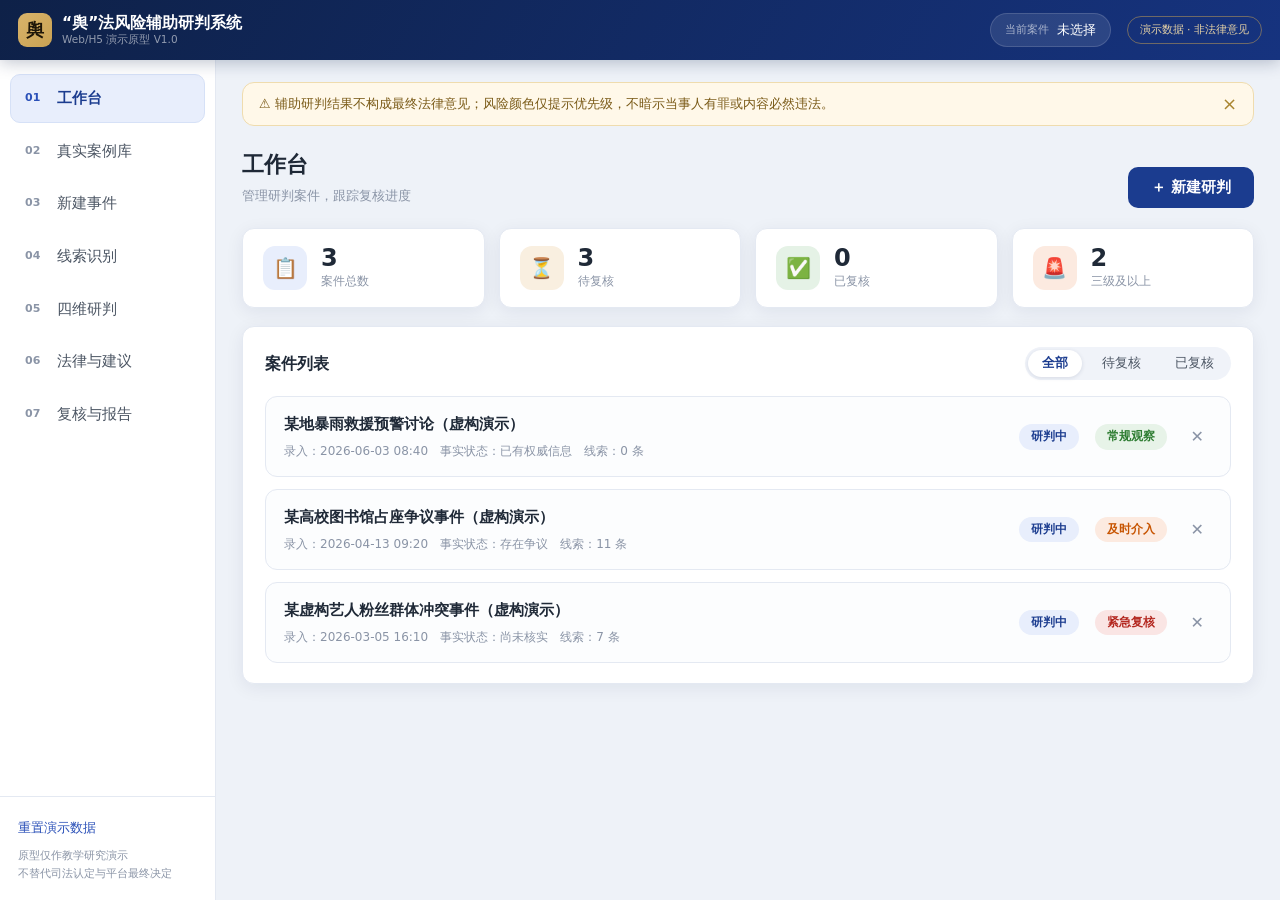
<file: app.html>
<!DOCTYPE html>
<html lang="zh-CN">
<head>
<meta charset="UTF-8">
<meta name="viewport" content="width=device-width, initial-scale=1.0, viewport-fit=cover">
<meta name="description" content="“舆”法风险辅助研判系统 —— 面向事实未明型热点事件网络围攻的辅助研判 Web/H5 原型（教学演示）">
<title>“舆”法风险辅助研判系统 · 演示原型</title>
<link rel="icon" href="assets/favicon.svg" type="image/svg+xml">
<link rel="stylesheet" href="css/app.css">
</head>
<body>

<!-- ======= 顶栏 ======= -->
<header class="app-top">
  <div class="app-top-inner">
    <a class="app-brand" href="index.html" title="返回项目主页">
      <span class="brand-mark">舆</span>
      <span class="brand-txt">“舆”法风险辅助研判系统<small>Web/H5 演示原型 V1.0</small></span>
    </a>
    <div class="top-case" id="topCase">
      <span class="top-case-label">当前案件</span>
      <span class="top-case-name" id="topCaseName">未选择</span>
    </div>
    <div class="top-actions">
      <span class="demo-badge" title="系统输出均为演示数据，不构成法律意见">演示数据 · 非法律意见</span>
      <button class="icon-btn only-mobile" id="mNavBtn" aria-label="打开导航">☰</button>
    </div>
  </div>
  <div class="top-steps" id="topSteps"></div>
</header>

<!-- ======= 主体 ======= -->
<div class="app-body">
  <!-- 侧边导航 -->
  <aside class="app-side" id="appSide">
    <nav class="side-nav" id="sideNav">
      <a class="side-item active" data-view="dash"><i>01</i><span>工作台</span></a>
      <a class="side-item" data-view="cases"><i>02</i><span>真实案例库</span></a>
      <a class="side-item" data-view="event"><i>03</i><span>新建事件</span></a>
      <a class="side-item" data-view="clues"><i>04</i><span>线索识别</span></a>
      <a class="side-item" data-view="dims"><i>05</i><span>四维研判</span></a>
      <a class="side-item" data-view="legal"><i>06</i><span>法律与建议</span></a>
      <a class="side-item" data-view="report"><i>07</i><span>复核与报告</span></a>
    </nav>
    <div class="side-foot">
      <button class="btn-link" id="resetDemo">重置演示数据</button>
      <p>原型仅作教学研究演示<br>不替代司法认定与平台最终决定</p>
    </div>
  </aside>
  <div class="side-mask" id="sideMask"></div>

  <!-- 内容区 -->
  <main class="app-main" id="appMain">

    <!-- 免责提示 -->
    <div class="notice-bar" id="noticeBar">
      <span>⚠ 辅助研判结果不构成最终法律意见；风险颜色仅提示优先级，不暗示当事人有罪或内容必然违法。</span>
      <button id="noticeClose" aria-label="关闭">×</button>
    </div>

    <!-- ========== 01 工作台 ========== -->
    <section class="view active" id="view-dash">
      <div class="view-head">
        <div>
          <h1>工作台</h1>
          <p>管理研判案件，跟踪复核进度</p>
        </div>
        <button class="btn btn-primary" id="btnNewCase">＋ 新建研判</button>
      </div>
      <div class="stat-row" id="statRow"></div>
      <div class="panel">
        <div class="panel-head">
          <h2>案件列表</h2>
          <div class="filter-tabs" id="caseFilter">
            <button class="ftab active" data-f="all">全部</button>
            <button class="ftab" data-f="pending">待复核</button>
            <button class="ftab" data-f="done">已复核</button>
          </div>
        </div>
        <div class="case-list" id="caseList"></div>
      </div>
    </section>

    <!-- ========== 02 真实案例库 ========== -->
    <section class="view" id="view-cases">
      <div class="view-head">
        <div>
          <h1>真实案例库</h1>
          <p>依据权威公开报道与司法案例整理；评论样本为归纳模拟，非逐字引用</p>
        </div>
        <span class="hint">6 个案例 · 可一键载入研判</span>
      </div>
      <div class="notice-bar" style="margin-bottom:18px">
        <span>📚 案例事实部分来自公开报道与司法文书摘要；待研判文本为“据公开报道归纳的模拟样本”，人物信息已模糊化，仅用于教学演示，避免对当事人造成二次伤害。</span>
      </div>
      <div class="case-lib" id="caseLib"></div>
      <div class="step-actions">
        <button class="btn btn-plain" data-goto="dash">← 返回工作台</button>
      </div>
    </section>

    <!-- ========== 03 新建事件 ========== -->
    <section class="view" id="view-event">
      <div class="view-head">
        <div>
          <h1>事件录入</h1>
          <p>仅填写已知信息，注意区分事实与推测；建议使用中性描述，不预设责任结论</p>
        </div>
      </div>
      <!-- 两个入口 -->
      <div class="import-tabs">
        <button class="import-tab active" data-import="manual">✍ 手动填写</button>
        <button class="import-tab" data-import="link">🔗 链接导入</button>
      </div>
      <!-- 入口 A：手动填写 -->
      <div class="import-panel active" id="importManual">
        <form class="panel form-panel" id="eventForm" novalidate>
          <div class="form-grid">
            <div class="field span-2">
              <label for="fName">事件名称 <b>*</b></label>
              <input id="fName" type="text" maxlength="60" placeholder="例：某高校图书馆占座争议事件（虚构演示）">
              <em class="f-err" data-for="fName">请填写事件名称</em>
            </div>
            <div class="field">
              <label for="fTime">事件发生/发现时间 <b>*</b></label>
              <input id="fTime" type="datetime-local">
              <em class="f-err" data-for="fTime">请选择时间</em>
            </div>
            <div class="field">
              <label for="fFact">当前事实状态 <b>*</b></label>
              <select id="fFact">
                <option value="">请选择…</option>
                <option>尚未核实</option>
                <option>部分核实</option>
                <option>已有权威信息</option>
                <option>存在争议</option>
              </select>
              <em class="f-err" data-for="fFact">请选择事实状态</em>
            </div>
            <div class="field span-2">
              <label for="fBg">事件背景 <b>*</b></label>
              <textarea id="fBg" rows="4" placeholder="仅填写已知信息，区分事实与推测；不支持的内容请写入“待核实问题”"></textarea>
              <em class="f-err" data-for="fBg">请填写事件背景</em>
            </div>
            <div class="field span-2">
              <label for="fText">待研判文本 <b>*</b> <span class="label-tip">粘贴公开文本或经脱敏的模拟文本</span></label>
              <textarea id="fText" rows="8" placeholder="粘贴需要研判的公开评论、帖子等文本…"></textarea>
              <em class="f-err" data-for="fText">请粘贴待研判文本</em>
            </div>
            <div class="field span-2">
              <label for="fSource">信息来源 <b>*</b> <span class="label-tip">网址 / 来源说明 / 材料名称；来源不代表其内容当然真实</span></label>
              <input id="fSource" type="text" placeholder="例：某公开社交平台截图（脱敏）/ 学校通报链接">
              <em class="f-err" data-for="fSource">请填写信息来源</em>
            </div>
            <div class="field">
              <label for="fMeasure">已有平台措施</label>
              <select id="fMeasure">
                <option value="未知">未知</option>
                <option>未处理</option>
                <option>已提示</option>
                <option>已审核</option>
                <option>已限制传播</option>
                <option>其他</option>
              </select>
            </div>
            <div class="field">
              <label for="fNotice">通知/投诉情况</label>
              <select id="fNotice">
                <option>未收到</option>
                <option>已收到</option>
                <option>情况不明</option>
              </select>
            </div>
            <div class="field span-2">
              <label for="fAttach">附件或证据说明</label>
              <input id="fAttach" type="text" placeholder="第一版仅记录文件名称或来源摘要">
            </div>
          </div>
          <div class="form-actions">
            <button type="button" class="btn btn-plain" id="btnSaveDraft">保存草稿</button>
            <button type="submit" class="btn btn-primary">保存并开始研判 →</button>
          </div>
        </form>
      </div>
      <!-- 入口 B：链接导入 -->
      <div class="import-panel" id="importLink">
        <div class="panel">
          <div class="panel-head"><h2>步骤 1 · 粘贴公开网页链接</h2><span class="hint">微博、新闻、知乎、小红书等公开链接均可</span></div>
          <div class="link-input-row">
            <input id="linkUrl" type="url" placeholder="https://weibo.com/... 或 https://www.thepaper.cn/newsDetail_forward_..." />
            <button class="btn btn-primary" id="btnParseLink">解析链接</button>
          </div>
          <p class="link-tip">💡 无法访问的网页、需要登录的链接将自动切换为手动导入模式；前端演示版不实际抓取，采用启发式提取模拟流程。</p>
        </div>
        <div class="panel link-result" id="linkResult" style="display:none">
          <div class="panel-head"><h2>步骤 2 · 确认 / 补充解析结果</h2><span class="hint">系统自动提取 vs 用户手动补充分别标记，方便后续核查</span></div>
          <div class="parse-grid">
            <div class="field span-2">
              <label>网页标题 <span class="parse-tag tag-auto">自动提取</span></label>
              <input id="parsedTitle" type="text" />
            </div>
            <div class="field">
              <label>发布平台/来源 <span class="parse-tag tag-auto">自动提取</span></label>
              <input id="parsedPlatform" type="text" />
            </div>
            <div class="field">
              <label>发布时间 <span class="parse-tag tag-unknown">未获取</span></label>
              <input id="parsedPubTime" type="text" placeholder="如无时间信息请留空，研判时标注为'未获取'" />
            </div>
            <div class="field span-2">
              <label>正文内容 <span class="parse-tag tag-auto">自动提取</span></label>
              <textarea id="parsedBody" rows="8"></textarea>
            </div>
            <div class="field span-2">
              <label>平台特性 / 事件背景摘要 <span class="parse-tag tag-auto">智能总结</span></label>
              <textarea id="parsedBackgroundNote" rows="3" readonly></textarea>
              <span class="parse-tip">系统根据平台自动生成的背景摘要，仅作参考，可结合实际情况修改补充</span>
            </div>
            <div class="field span-2">
              <label>原始链接 <span class="parse-tag tag-auto">自动保留</span></label>
              <input id="parsedUrl" type="text" readonly />
            </div>
            <div class="field span-2">
              <label>采集时间 <span class="parse-tag tag-auto">自动记录</span></label>
              <input id="parsedCapturedAt" type="text" readonly />
            </div>
            <div class="field span-2">
              <label>补充说明（可选）<span class="parse-tag tag-user">用户补充</span></label>
              <textarea id="parsedNote" rows="2" placeholder="页面需要登录、只截取到部分内容等情况说明"></textarea>
            </div>
          </div>
          <div class="form-actions">
            <button class="btn btn-plain" id="btnReparseLink">← 重新粘贴</button>
            <button class="btn btn-primary" id="btnLinkToForm">确认并进入研判 →</button>
          </div>
        </div>
      </div>
    </section>

    <!-- ========== 03 线索识别 ========== -->
    <section class="view" id="view-clues">
      <div class="view-head">
        <div>
          <h1>线索识别</h1>
          <p>规则匹配结果仅是线索而非结论，每条均可回溯原文，支持人工纠正</p>
        </div>
        <div class="head-badges">
          <span class="mbadge mb-machine">机器识别</span>
          <span class="mbadge mb-human">人工确认</span>
        </div>
      </div>
      <div class="panel">
        <div class="panel-head"><h2>原文标注</h2><span class="hint">高亮为命中的疑似风险片段</span></div>
        <div class="note-inline" id="clueNote" style="display:none"></div>
        <div class="mark-text" id="markText"></div>
      </div>
      <div class="panel">
        <div class="panel-head"><h2>线索列表 <span class="count-chip" id="clueCount">0</span></h2><span class="hint">关键词命中只能作为线索，必须结合上下文判断</span></div>
        <div class="clue-list" id="clueList"></div>
      </div>
      <div class="step-actions">
        <button class="btn btn-plain" data-goto="event">← 返回修改事件</button>
        <button class="btn btn-primary" data-goto="dims">四维研判 →</button>
      </div>
    </section>

    <!-- ========== 04 四维研判 ========== -->
    <section class="view" id="view-dims">
      <div class="view-head">
        <div>
          <h1>四维研判</h1>
          <p>四个维度独立呈现，不合并为单一分数；人工可调整结论并留痕</p>
        </div>
        <span class="hint">所有调整将记录到复核记录</span>
      </div>
      <div class="dim-grid" id="dimGrid"></div>
      <!-- 四类处置提示：结合四维研判结果给出当前建议 -->
      <div class="panel">
        <div class="panel-head"><h2>四类处置提示</h2><span class="hint">结合当前研判结果，高亮当前建议级别；仅供参考，非法律责任等级</span></div>
        <div class="disposal-grid" id="disposalGrid"></div>
      </div>
      <div class="step-actions">
        <button class="btn btn-plain" data-goto="clues">← 线索识别</button>
        <button class="btn btn-primary" data-goto="legal">法律与建议 →</button>
      </div>
    </section>

    <!-- ========== 05 法律与建议 ========== -->
    <section class="view" id="view-legal">
      <div class="view-head">
        <div>
          <h1>法律与处置建议</h1>
          <p>条文来自可核验的规则库，点击可查看官方来源；系统不自动给出违法结论</p>
        </div>
      </div>
      <!-- 模块一：涉及的法律问题 -->
      <div class="panel">
        <div class="panel-head"><h2>一、可能涉及的法律问题</h2><span class="hint">由命中的线索类别匹配，仅作提示</span></div>
        <div class="legal-issues" id="legalIssues"></div>
      </div>
      <!-- 模块二：法律依据与适用条件 -->
      <div class="panel">
        <div class="panel-head"><h2>二、对应法律依据与适用条件</h2><span class="hint">不只是罗列法条，关注其适用前提</span></div>
        <div class="law-list" id="lawList"></div>
      </div>
      <!-- 模块三：待核实的关键事实 -->
      <div class="panel">
        <div class="panel-head"><h2>三、还需要核实的关键事实</h2><span class="hint">清单未穷尽，须结合个案补充</span></div>
        <ul class="fact-checklist" id="factChecklist"></ul>
      </div>
      <!-- 模块四：初步法律分析 -->
      <div class="panel">
        <div class="panel-head"><h2>四、初步法律分析</h2><span class="hint">基于现有材料的方向性判断，非结论</span></div>
        <div class="legal-analysis" id="legalAnalysis"></div>
      </div>
      <!-- 模块五：建议措施 -->
      <div class="panel">
        <div class="panel-head"><h2>五、建议采取的措施</h2><span class="hint">与风险级别相称，优先可逆措施</span></div>
        <ul class="measure-list" id="measureList"></ul>
      </div>
      <!-- 模块六：法律边界说明 -->
      <div class="panel panel-warn" id="panelLegalBoundary">
        <div class="panel-head"><h2>⚠ 法律边界</h2></div>
        <div class="legal-boundary" id="legalBoundary">
          <p>四类处置提示是系统内部的辅助建议，<b>不是法律规定的责任等级</b>。系统不能自动认定内容违法、侵权成立或平台应承担责任，也不能自动删除内容。</p>
          <p>任何措施的实施都应以<b>经核实的事实</b>为基础，由<b>授权人员</b>在<b>留存完整记录</b>的前提下执行，并保障用户申诉与复核渠道。</p>
        </div>
      </div>
      <div class="step-actions">
        <button class="btn btn-plain" data-goto="dims">← 四维研判</button>
        <button class="btn btn-primary" data-goto="report">复核与报告 →</button>
      </div>
    </section>

    <!-- ========== 06 复核与报告 ========== -->
    <section class="view" id="view-report">
      <div class="view-head">
        <div>
          <h1>分级与人工复核</h1>
          <p>机器建议仅供参考，最终分级与结论由复核人确定并记录理由</p>
        </div>
      </div>
      <div class="panel">
        <div class="panel-head"><h2>风险分级</h2><span class="mbadge mb-machine">机器建议</span></div>
        <div class="grade-suggest" id="gradeSuggest"></div>
      </div>
      <div class="panel">
        <div class="panel-head"><h2>人工复核 <span class="mbadge mb-human">人工确认</span></h2></div>
        <form id="reviewForm" novalidate>
          <div class="form-grid">
            <div class="field">
              <label for="rReviewer">复核人 <b>*</b></label>
              <input id="rReviewer" type="text" placeholder="复核人姓名/工号">
              <em class="f-err" data-for="rReviewer">请填写复核人</em>
            </div>
            <div class="field">
              <label for="rDecision">复核结论</label>
              <select id="rDecision">
                <option value="confirm">确认机器建议</option>
                <option value="adjust">调整分级</option>
                <option value="reject">驳回重审</option>
              </select>
            </div>
            <div class="field" id="rGradeField" style="display:none">
              <label for="rGrade">调整后分级</label>
              <select id="rGrade">
                <option value="1">一级 · 常规观察</option>
                <option value="2">二级 · 重点关注</option>
                <option value="3">三级 · 及时介入</option>
                <option value="4">四级 · 紧急复核</option>
              </select>
            </div>
            <div class="field">
              <label for="rMeasures">建议措施</label>
              <select id="rMeasures">
                <option>保留正常讨论空间，持续观察</option>
                <option>加强人工审核，核实来源，提示信息不确定性</option>
                <option>优先人工复核，评估保护措施，保存必要证据</option>
                <option>升级处理：限制传播、留存证据、报告上级/法务</option>
                <option>其他（在理由中说明）</option>
              </select>
            </div>
            <div class="field span-2">
              <label for="rReason">复核理由 <b>*</b></label>
              <textarea id="rReason" rows="3" placeholder="结合线索、语境、证据与规范说明您的判断依据"></textarea>
              <em class="f-err" data-for="rReason">请填写复核理由</em>
            </div>
          </div>
          <div class="form-actions">
            <button type="submit" class="btn btn-primary">提交复核结论</button>
          </div>
        </form>
      </div>
      <div class="panel">
        <div class="panel-head"><h2>操作记录</h2><span class="hint">机器输出、人工调整与时间全程留痕</span></div>
        <ol class="record-list" id="recordList"></ol>
      </div>
      <div class="panel" id="reportPanel">
        <div class="panel-head">
          <h2>研判报告</h2>
          <div class="head-actions">
            <button class="btn btn-plain btn-sm" id="btnPrint">🖨 打印 / 导出 PDF</button>
          </div>
        </div>
        <div id="reportEmpty" class="empty-tip">提交人工复核结论后可生成报告</div>
        <div id="reportBody" class="report" style="display:none"></div>
      </div>
    </section>

  </main>
</div>

<script src="js/data.js"></script>
<script src="js/app.js"></script>
</body>
</html>
</file>
<file: css/style.css>
/* ============================================================
   “舆”法同行 · 项目展示主站样式
   法律科技风格：白色背景 / 深蓝导航 / 金色点缀 / 中性风险色
   ============================================================ */
:root {
  --navy-900: #0E2148;
  --navy-700: #16337F;
  --navy-600: #1B3C8F;
  --navy-500: #2A50B8;
  --gold: #C9A253;
  --gold-soft: #E7D3A6;
  --bg: #F5F7FB;
  --surface: #FFFFFF;
  --ink: #1F2937;
  --ink-2: #4B5563;
  --ink-3: #8A94A6;
  --line: #E4E9F2;
  --risk-1: #2E7D32;
  --risk-2: #B26A00;
  --risk-3: #C75400;
  --risk-4: #B3261E;
  --radius: 14px;
  --shadow: 0 6px 24px rgba(14, 33, 72, .08);
  --shadow-lg: 0 16px 48px rgba(14, 33, 72, .14);
  --max: 1160px;
}

* { margin: 0; padding: 0; box-sizing: border-box; }
html { scroll-behavior: smooth; }
body {
  font-family: "PingFang SC", "Microsoft YaHei", "Source Han Sans SC", "Noto Sans SC", system-ui, -apple-system, "Segoe UI", sans-serif;
  color: var(--ink);
  background: var(--surface);
  line-height: 1.75;
  -webkit-font-smoothing: antialiased;
  overflow-x: hidden;
}
img, svg { display: block; max-width: 100%; }
a { color: inherit; text-decoration: none; }
ul { list-style: none; }

.container { width: min(100% - 40px, var(--max)); margin-inline: auto; }

/* ---------- 按钮 ---------- */
.btn {
  display: inline-flex; align-items: center; justify-content: center; gap: 8px;
  padding: 10px 22px; border-radius: 999px; border: 1.5px solid transparent;
  font-size: 15px; font-weight: 600; cursor: pointer; transition: all .25s ease;
  white-space: nowrap;
}
.btn-lg { padding: 14px 32px; font-size: 16px; }
.btn-gold { background: linear-gradient(135deg, #D8B36A, var(--gold)); color: #2B2007; box-shadow: 0 6px 18px rgba(201, 162, 83, .35); }
.btn-gold:hover { transform: translateY(-2px); box-shadow: 0 10px 26px rgba(201, 162, 83, .45); }
.btn-ghost { border-color: rgba(255,255,255,.45); color: #fff; }
.btn-ghost:hover { background: rgba(255,255,255,.12); border-color: #fff; }

/* ---------- 导航 ---------- */
.nav {
  position: fixed; inset: 0 0 auto 0; z-index: 100;
  background: rgba(14, 33, 72, .92); backdrop-filter: blur(12px);
  border-bottom: 1px solid rgba(255,255,255,.08);
  transition: background .3s ease;
}
.nav.scrolled { background: rgba(10, 24, 54, .98); box-shadow: 0 4px 24px rgba(0,0,0,.25); }
.nav-inner { display: flex; align-items: center; gap: 20px; height: 66px; }
.brand { display: flex; align-items: center; gap: 10px; color: #fff; flex-shrink: 0; }
.brand-mark {
  width: 38px; height: 38px; border-radius: 10px; flex-shrink: 0;
  background: linear-gradient(135deg, var(--gold), #A8823A);
  color: #1E1608; font-size: 20px; font-weight: 700;
  display: flex; align-items: center; justify-content: center;
}
.brand-text { font-size: 17px; font-weight: 700; line-height: 1.2; }
.brand-text small { display: block; font-size: 11px; font-weight: 400; color: rgba(255,255,255,.55); letter-spacing: .5px; }
.nav-links { display: flex; gap: 4px; margin-left: auto; }
.nav-links a {
  color: rgba(255,255,255,.78); font-size: 14px; padding: 8px 12px; border-radius: 8px;
  transition: all .2s;
}
.nav-links a:hover { color: #fff; background: rgba(255,255,255,.08); }
.nav-cta { flex-shrink: 0; }
.nav-toggle {
  display: none; flex-direction: column; gap: 5px; margin-left: auto;
  background: none; border: 0; padding: 8px; cursor: pointer;
}
.nav-toggle span { width: 22px; height: 2px; background: #fff; border-radius: 2px; transition: transform .3s, opacity .3s; }
.nav-toggle.open span:nth-child(1) { transform: translateY(7px) rotate(45deg); }
.nav-toggle.open span:nth-child(2) { opacity: 0; }
.nav-toggle.open span:nth-child(3) { transform: translateY(-7px) rotate(-45deg); }

/* ---------- Hero ---------- */
.hero {
  position: relative; color: #fff; overflow: hidden;
  background:
    radial-gradient(1200px 500px at 85% -10%, rgba(42, 80, 184, .55), transparent 60%),
    radial-gradient(900px 500px at -10% 110%, rgba(26, 45, 96, .9), transparent 60%),
    linear-gradient(160deg, #0E2148 0%, #142F66 55%, #0C1B3E 100%);
  padding: 150px 0 110px;
}
.hero-bg { position: absolute; inset: 0; pointer-events: none; }
.hero-bg svg { width: 100%; height: 100%; }
.hero-inner { position: relative; max-width: 780px; }
.hero-kicker {
  display: inline-block; font-size: 13px; letter-spacing: 2px;
  color: var(--gold-soft); border: 1px solid rgba(201,162,83,.45);
  padding: 5px 14px; border-radius: 999px; margin-bottom: 22px;
}
.hero h1 {
  font-size: clamp(44px, 7vw, 76px); letter-spacing: 4px; line-height: 1.15;
  background: linear-gradient(120deg, #FFFFFF 30%, #EBD9AE);
  -webkit-background-clip: text; background-clip: text; -webkit-text-fill-color: transparent;
  margin-bottom: 18px;
}
.hero-sub { font-size: clamp(17px, 2.4vw, 22px); color: rgba(255,255,255,.85); margin-bottom: 26px; font-weight: 500; }
.hero-tags { display: flex; flex-wrap: wrap; gap: 10px; margin-bottom: 34px; }
.hero-tags span {
  font-size: 13px; color: rgba(255,255,255,.85);
  background: rgba(255,255,255,.08); border: 1px solid rgba(255,255,255,.15);
  padding: 5px 14px; border-radius: 999px; backdrop-filter: blur(4px);
}
.hero-actions { display: flex; flex-wrap: wrap; gap: 14px; margin-bottom: 26px; }
.hero-note { font-size: 13px; color: rgba(255,255,255,.5); letter-spacing: 1px; }
.hero-scroll {
  position: absolute; left: 50%; bottom: 26px; transform: translateX(-50%);
  width: 26px; height: 42px; border: 2px solid rgba(255,255,255,.4); border-radius: 14px;
  display: flex; justify-content: center; padding-top: 8px;
}
.hero-scroll span {
  width: 4px; height: 8px; background: rgba(255,255,255,.7); border-radius: 4px;
  animation: scrollHint 1.6s infinite;
}
@keyframes scrollHint { 0% { transform: translateY(0); opacity: 1; } 70% { transform: translateY(10px); opacity: 0; } 100% { opacity: 0; } }

/* ---------- 区块通用 ---------- */
.section { padding: 92px 0; }
.section-alt { background: var(--bg); }
.section-head { max-width: 760px; margin-bottom: 52px; }
.section-tag {
  color: var(--navy-500); font-weight: 700; font-size: 13px; letter-spacing: 2px;
  margin-bottom: 10px; text-transform: uppercase;
}
.section-head h2 { font-size: clamp(26px, 4vw, 38px); line-height: 1.3; margin-bottom: 16px; }
.section-desc { color: var(--ink-2); font-size: 16px; }
.section-note { margin-top: 26px; font-size: 13px; color: var(--ink-3); }

.grid { display: grid; gap: 22px; }
.grid-2 { grid-template-columns: repeat(2, 1fr); }
.grid-3 { grid-template-columns: repeat(3, 1fr); }
.grid-4 { grid-template-columns: repeat(4, 1fr); }

/* ---------- 卡片 ---------- */
.card {
  background: var(--surface); border: 1px solid var(--line); border-radius: var(--radius);
  padding: 30px 26px; box-shadow: var(--shadow); transition: transform .3s, box-shadow .3s;
}
.card:hover { transform: translateY(-5px); box-shadow: var(--shadow-lg); }
.card h3 { font-size: 18px; margin: 16px 0 10px; }
.card p { color: var(--ink-2); font-size: 14.5px; }
.card p strong { color: var(--ink); }
.card-icon {
  width: 52px; height: 52px; border-radius: 13px; padding: 12px;
}
.card-icon svg { width: 100%; height: 100%; fill: currentColor; }
.ic-blue { background: #E8EEFC; color: var(--navy-600); }
.ic-red { background: #FCE9E7; color: var(--risk-4); }
.ic-gold { background: #F7EEDB; color: #A8823A; }
.ic-green { background: #E5F2E6; color: var(--risk-1); }
.ic-purple { background: #EEE9FA; color: #5E43B8; }

.quote-band {
  margin-top: 46px; padding: 30px 34px; border-radius: var(--radius);
  background: linear-gradient(120deg, var(--navy-900), var(--navy-700));
  color: rgba(255,255,255,.92); font-size: 16.5px; line-height: 2;
  border-left: 5px solid var(--gold);
}
.quote-band strong { color: var(--gold-soft); }

/* ---------- 四维卡片 ---------- */
.dim-card {
  position: relative; background: var(--surface); border: 1px solid var(--line);
  border-top: 4px solid var(--navy-600); border-radius: var(--radius);
  padding: 26px 22px; box-shadow: var(--shadow); transition: transform .3s, box-shadow .3s;
}
.dim-card:hover { transform: translateY(-5px); box-shadow: var(--shadow-lg); }
.dim-card:nth-child(2) { border-top-color: var(--risk-2); }
.dim-card:nth-child(3) { border-top-color: var(--risk-3); }
.dim-card:nth-child(4) { border-top-color: var(--gold); }
.dim-no {
  position: absolute; top: 18px; right: 20px; font-size: 12px; font-weight: 800;
  color: var(--navy-500); background: #E8EEFC; padding: 2px 10px; border-radius: 999px;
}
.dim-card h3 { font-size: 18px; margin-bottom: 8px; }
.dim-level { font-size: 12.5px; color: var(--navy-500); font-weight: 600; margin-bottom: 14px; }
.dim-card ul { border-top: 1px dashed var(--line); padding-top: 14px; display: grid; gap: 8px; }
.dim-card li { font-size: 13.5px; color: var(--ink-2); padding-left: 16px; position: relative; }
.dim-card li::before { content: ""; position: absolute; left: 0; top: 9px; width: 6px; height: 6px; border-radius: 50%; background: var(--gold); }
.dim-note { margin-top: 14px; font-size: 12px; color: var(--ink-3); font-style: italic; }

/* ---------- 流程 ---------- */
.flow {
  display: grid; grid-template-columns: repeat(7, 1fr); gap: 14px;
  counter-reset: step; list-style: none;
}
.flow-step {
  position: relative; text-align: center; padding: 26px 12px 22px;
  background: var(--surface); border: 1px solid var(--line); border-radius: var(--radius);
  box-shadow: var(--shadow); transition: transform .3s;
}
.flow-step:hover { transform: translateY(-5px); }
.flow-step::before {
  counter-increment: step; content: counter(step, decimal-leading-zero);
  position: absolute; top: 10px; left: 14px; font-size: 11px; font-weight: 800; color: var(--ink-3);
}
.flow-ico { font-size: 30px; display: block; margin-bottom: 10px; }
.flow-step h3 { font-size: 15.5px; margin-bottom: 6px; }
.flow-step p { font-size: 12.5px; color: var(--ink-2); line-height: 1.6; }

/* ---------- 分级 ---------- */
.grade-list { display: grid; gap: 16px; max-width: 860px; margin-inline: auto; }
.grade-item {
  display: flex; gap: 22px; align-items: flex-start;
  background: var(--surface); border: 1px solid var(--line); border-radius: var(--radius);
  padding: 24px 28px; box-shadow: var(--shadow); transition: transform .3s, box-shadow .3s;
}
.grade-item:hover { transform: translateX(6px); box-shadow: var(--shadow-lg); }
.grade-item[data-level="1"] { border-left: 5px solid var(--risk-1); }
.grade-item[data-level="2"] { border-left: 5px solid var(--risk-2); }
.grade-item[data-level="3"] { border-left: 5px solid var(--risk-3); }
.grade-item[data-level="4"] { border-left: 5px solid var(--risk-4); }
.grade-badge {
  flex-shrink: 0; width: 64px; height: 64px; border-radius: 16px;
  display: flex; align-items: center; justify-content: center;
  font-size: 15px; font-weight: 800; color: #fff;
}
.grade-item[data-level="1"] .grade-badge { background: var(--risk-1); }
.grade-item[data-level="2"] .grade-badge { background: var(--risk-2); }
.grade-item[data-level="3"] .grade-badge { background: var(--risk-3); }
.grade-item[data-level="4"] .grade-badge { background: var(--risk-4); }
.grade-body h3 { font-size: 17px; margin-bottom: 4px; }
.grade-trigger { font-size: 14px; color: var(--ink-2); margin-bottom: 6px; }
.grade-measure { font-size: 14px; color: var(--ink); }
.grade-limit { font-size: 12.5px; color: var(--ink-3); margin-top: 4px; }

/* ---------- 创新点 ---------- */
.inno-item {
  display: flex; gap: 18px; align-items: flex-start;
  background: var(--surface); border: 1px solid var(--line); border-radius: var(--radius);
  padding: 24px 26px; box-shadow: var(--shadow); transition: transform .3s;
}
.inno-item:hover { transform: translateY(-4px); }
.inno-no {
  flex-shrink: 0; font-size: 22px; font-weight: 800; line-height: 1.2;
  background: linear-gradient(135deg, var(--navy-600), var(--navy-500));
  -webkit-background-clip: text; background-clip: text; -webkit-text-fill-color: transparent;
}
.inno-item h3 { font-size: 16.5px; margin-bottom: 6px; }
.inno-item p { font-size: 14px; color: var(--ink-2); }

/* ---------- 成果 ---------- */
.outcome { text-align: center; }
.oc-ico { font-size: 34px; display: block; margin-bottom: 4px; }

/* ---------- 法律卡片 ---------- */
.law-card {
  display: block; background: var(--surface); border: 1px solid var(--line);
  border-radius: var(--radius); padding: 24px 24px; box-shadow: var(--shadow);
  transition: transform .3s, box-shadow .3s, border-color .3s;
}
.law-card:hover { transform: translateY(-4px); box-shadow: var(--shadow-lg); border-color: var(--gold); }
.law-card h3 { font-size: 16px; margin-bottom: 6px; }
.law-card p { font-size: 12.5px; color: var(--ink-3); margin-bottom: 10px; }
.law-card span { font-size: 13px; color: var(--navy-500); font-weight: 600; }

/* ---------- 真实案例卡片 ---------- */
.real-card {
  background: var(--surface); border: 1px solid var(--line); border-top: 4px solid var(--gold);
  border-radius: var(--radius); padding: 24px 24px; box-shadow: var(--shadow);
  transition: transform .3s, box-shadow .3s;
}
.real-card:hover { transform: translateY(-5px); box-shadow: var(--shadow-lg); }
.real-top { display: flex; align-items: baseline; justify-content: space-between; gap: 10px; margin-bottom: 10px; flex-wrap: wrap; }
.real-top h3 { font-size: 16.5px; }
.real-year { font-size: 11.5px; color: var(--ink-3); background: #F0F3F9; border-radius: 999px; padding: 1px 10px; white-space: nowrap; }
.real-tags { display: flex; gap: 6px; flex-wrap: wrap; margin-bottom: 12px; }
.real-tags span {
  font-size: 11.5px; color: var(--navy-600); background: #E8EEFC;
  border-radius: 6px; padding: 2px 9px;
}
.real-card p { font-size: 13.5px; color: var(--ink-2); }
.real-hl { margin-top: 10px; padding-top: 10px; border-top: 1px dashed var(--line); font-size: 12.5px !important; }
.real-hl b { color: var(--gold); }
.cases-cta { margin-top: 34px; text-align: center; }

/* ---------- CTA ---------- */
.cta-band {
  background:
    radial-gradient(800px 300px at 20% 0%, rgba(42,80,184,.5), transparent 60%),
    linear-gradient(140deg, #0E2148, #142F66);
  color: #fff; padding: 78px 0; text-align: center;
}
.cta-inner h2 { font-size: clamp(24px, 4vw, 34px); margin-bottom: 12px; }
.cta-inner p { color: rgba(255,255,255,.75); margin-bottom: 28px; }

/* ---------- Footer ---------- */
.footer { background: #0A1836; color: rgba(255,255,255,.75); padding: 54px 0 30px; }
.footer-inner { display: flex; justify-content: space-between; align-items: flex-start; gap: 30px; flex-wrap: wrap; padding-bottom: 30px; border-bottom: 1px solid rgba(255,255,255,.1); }
.footer-brand { display: flex; gap: 14px; align-items: flex-start; }
.footer-brand strong { color: #fff; font-size: 16px; }
.footer-brand p { font-size: 13px; color: rgba(255,255,255,.5); margin-top: 4px; max-width: 420px; }
.footer-links { display: flex; gap: 24px; }
.footer-links a { font-size: 14px; color: rgba(255,255,255,.65); transition: color .2s; }
.footer-links a:hover { color: var(--gold-soft); }
.footer-legal { padding-top: 22px; }
.footer-legal p { font-size: 12px; color: rgba(255,255,255,.4); line-height: 1.8; }
.footer-legal p + p { margin-top: 6px; }

/* ---------- 入场动画 ---------- */
.reveal { opacity: 0; transform: translateY(26px); transition: opacity .7s ease, transform .7s ease; }
.reveal.visible { opacity: 1; transform: none; }
@media (prefers-reduced-motion: reduce) {
  .reveal { opacity: 1; transform: none; transition: none; }
  html { scroll-behavior: auto; }
}

/* ---------- 响应式 ---------- */
@media (max-width: 1080px) {
  .nav-cta { display: none; }
  .nav-links a { font-size: 13px; padding: 8px 8px; }
}
@media (max-width: 1024px) {
  .grid-4 { grid-template-columns: repeat(2, 1fr); }
  .flow { grid-template-columns: repeat(4, 1fr); }
}
@media (max-width: 860px) {
  .m-hide { display: none; }
  .nav-links, .nav-cta { display: none; }
  .nav-toggle { display: flex; }
  .nav.menu-open .nav-links {
    display: flex; flex-direction: column; gap: 4px;
    position: absolute; top: 66px; left: 0; right: 0;
    background: rgba(10, 24, 54, .98); padding: 14px 20px 18px;
    border-bottom: 1px solid rgba(255,255,255,.1);
    box-shadow: 0 20px 40px rgba(0,0,0,.3);
  }
  .nav.menu-open .nav-cta {
    display: inline-flex; position: absolute; top: auto;
    margin: 0 20px 18px; width: calc(100% - 40px);
  }
  .nav.menu-open .nav-links a { padding: 12px 14px; font-size: 15px; }
  .nav { position: fixed; }
  .nav.menu-open { background: rgba(10,24,54,.98); }
  .hero { padding: 120px 0 90px; }
  .grid-3 { grid-template-columns: 1fr; }
  .section { padding: 68px 0; }
  .flow { grid-template-columns: repeat(2, 1fr); }
  .grade-item { flex-direction: column; gap: 14px; }
  .footer-inner { flex-direction: column; }
}
@media (max-width: 560px) {
  .container { width: calc(100% - 32px); }
  .grid-2, .grid-4 { grid-template-columns: 1fr; }
  .flow { grid-template-columns: 1fr 1fr; gap: 10px; }
  .hero-actions .btn { width: 100%; }
  .hero-tags { gap: 8px; }
  .quote-band { padding: 22px 20px; }
}
</file>
<file: css/app.css>
/* ============================================================
   “舆”法风险辅助研判系统 · 原型样式
   ============================================================ */
:root {
  --navy-900: #0E2148;
  --navy-700: #16337F;
  --navy-600: #1B3C8F;
  --navy-500: #2A50B8;
  --gold: #C9A253;
  --gold-soft: #E7D3A6;
  --bg: #EEF2F8;
  --surface: #FFFFFF;
  --ink: #1F2937;
  --ink-2: #4B5563;
  --ink-3: #8A94A6;
  --line: #E4E9F2;
  --risk-1: #2E7D32;
  --risk-2: #B26A00;
  --risk-3: #C75400;
  --risk-4: #B3261E;
  --r1-bg: #E7F3E8; --r2-bg: #F9EFE0; --r3-bg: #FCEAE0; --r4-bg: #FAE5E4;
  --radius: 12px;
  --shadow: 0 4px 18px rgba(14, 33, 72, .07);
  --shadow-lg: 0 14px 40px rgba(14, 33, 72, .14);
  --top-h: 60px;
}

* { margin: 0; padding: 0; box-sizing: border-box; }
html { -webkit-text-size-adjust: 100%; }
body {
  font-family: "PingFang SC", "Microsoft YaHei", "Source Han Sans SC", "Noto Sans SC", system-ui, -apple-system, "Segoe UI", sans-serif;
  background: var(--bg); color: var(--ink);
  line-height: 1.7; -webkit-font-smoothing: antialiased;
}
a { text-decoration: none; color: inherit; }
button { font-family: inherit; }
svg { display: block; }

/* ---------- 顶栏 ---------- */
.app-top {
  position: fixed; top: 0; left: 0; right: 0; z-index: 90;
  background: linear-gradient(120deg, var(--navy-900), var(--navy-700));
  color: #fff; box-shadow: 0 2px 16px rgba(14,33,72,.28);
}
.app-top-inner { display: flex; align-items: center; gap: 16px; height: var(--top-h); padding: 0 18px; }
.app-brand { display: flex; align-items: center; gap: 10px; flex-shrink: 0; }
.brand-mark {
  width: 34px; height: 34px; border-radius: 9px; flex-shrink: 0;
  background: linear-gradient(135deg, #D8B36A, var(--gold));
  color: #1E1608; font-size: 18px; font-weight: 700;
  display: flex; align-items: center; justify-content: center;
}
.brand-txt { font-size: 15.5px; font-weight: 700; line-height: 1.25; white-space: nowrap; }
.brand-txt small { display: block; font-size: 10.5px; font-weight: 400; color: rgba(255,255,255,.55); }
.top-case {
  margin-left: auto; display: flex; align-items: center; gap: 8px;
  background: rgba(255,255,255,.1); border: 1px solid rgba(255,255,255,.14);
  border-radius: 999px; padding: 5px 14px; max-width: 38vw; overflow: hidden;
}
.top-case-label { font-size: 11px; color: rgba(255,255,255,.6); flex-shrink: 0; }
.top-case-name { font-size: 12.5px; white-space: nowrap; overflow: hidden; text-overflow: ellipsis; }
.top-actions { display: flex; align-items: center; gap: 10px; }
.demo-badge {
  font-size: 11px; color: var(--gold-soft); border: 1px solid rgba(201,162,83,.5);
  padding: 4px 12px; border-radius: 999px; white-space: nowrap;
}
.icon-btn {
  background: rgba(255,255,255,.12); border: 1px solid rgba(255,255,255,.18); color: #fff;
  width: 36px; height: 36px; border-radius: 9px; font-size: 17px; cursor: pointer;
}
.top-steps { display: none; }

/* ---------- 布局 ---------- */
.app-body { display: flex; padding-top: var(--top-h); min-height: 100vh; }
.app-side {
  width: 216px; flex-shrink: 0; position: sticky; top: var(--top-h);
  height: calc(100vh - var(--top-h)); display: flex; flex-direction: column;
  background: var(--surface); border-right: 1px solid var(--line); z-index: 80;
}
.side-nav { padding: 14px 10px; display: grid; gap: 4px; overflow-y: auto; }
.side-item {
  display: flex; align-items: center; gap: 12px; padding: 11px 14px; border-radius: 10px;
  color: var(--ink-2); font-size: 14.5px; font-weight: 500; cursor: pointer;
  border: 1px solid transparent; transition: all .2s;
}
.side-item i { font-style: normal; font-size: 11px; font-weight: 700; color: var(--ink-3); width: 20px; }
.side-item:hover { background: #F2F5FB; color: var(--navy-600); }
.side-item.active { background: #E8EEFC; color: var(--navy-600); font-weight: 700; border-color: #D6E1F7; }
.side-item.active i { color: var(--navy-500); }
.side-foot { margin-top: auto; padding: 16px 18px; border-top: 1px solid var(--line); }
.side-foot p { font-size: 11px; color: var(--ink-3); line-height: 1.7; }
.btn-link { background: none; border: none; color: var(--navy-500); font-size: 12.5px; cursor: pointer; padding: 0 0 10px; }
.btn-link:hover { text-decoration: underline; }
.side-mask { display: none; }

.app-main { flex: 1; min-width: 0; padding: 22px 26px 60px; }

/* ---------- 免责提示 ---------- */
.notice-bar {
  display: flex; align-items: center; gap: 12px;
  background: #FFF8E9; border: 1px solid #EFDCAE; color: #7A5A17;
  border-radius: var(--radius); padding: 10px 16px; font-size: 13px; margin-bottom: 20px;
}
.notice-bar span { flex: 1; }
.notice-bar button { background: none; border: none; font-size: 18px; color: #A98530; cursor: pointer; line-height: 1; }

/* ---------- 视图 ---------- */
.view { display: none; animation: fadeIn .3s ease; }
.view.active { display: block; }
@keyframes fadeIn { from { opacity: 0; transform: translateY(8px); } to { opacity: 1; transform: none; } }
.view-head { display: flex; align-items: flex-end; justify-content: space-between; gap: 16px; margin-bottom: 20px; flex-wrap: wrap; }
.view-head h1 { font-size: 22px; }
.view-head p { font-size: 13px; color: var(--ink-3); margin-top: 2px; }
.hint { font-size: 12px; color: var(--ink-3); }
.req-note { font-size: 12px; color: var(--ink-3); }
.head-badges { display: flex; gap: 8px; }
.mbadge { font-size: 11.5px; padding: 4px 12px; border-radius: 999px; font-weight: 600; }
.mb-machine { background: #E8EEFC; color: var(--navy-600); }
.mb-human { background: #E5F2E6; color: var(--risk-1); }

/* ---------- 按钮 ---------- */
.btn {
  display: inline-flex; align-items: center; justify-content: center; gap: 6px;
  border-radius: 10px; border: 1.5px solid transparent; padding: 10px 22px;
  font-size: 14.5px; font-weight: 600; cursor: pointer; transition: all .2s; white-space: nowrap;
}
.btn-sm { padding: 7px 16px; font-size: 13px; }
.btn-primary { background: var(--navy-600); color: #fff; }
.btn-primary:hover { background: var(--navy-700); box-shadow: 0 6px 18px rgba(27,60,143,.3); }
.btn-plain { background: var(--surface); border-color: var(--line); color: var(--ink-2); }
.btn-plain:hover { border-color: var(--navy-500); color: var(--navy-600); }
.btn-gold { background: linear-gradient(135deg, #D8B36A, var(--gold)); color: #2B2007; }
.btn[disabled] { opacity: .5; cursor: not-allowed; }
.step-actions { display: flex; justify-content: space-between; gap: 12px; margin-top: 22px; flex-wrap: wrap; }

/* ---------- 面板 ---------- */
.panel {
  background: var(--surface); border: 1px solid var(--line); border-radius: var(--radius);
  box-shadow: var(--shadow); padding: 20px 22px; margin-bottom: 18px;
}
.panel-head {
  display: flex; align-items: center; justify-content: space-between; gap: 12px;
  margin-bottom: 16px; flex-wrap: wrap;
}
.panel-head h2 { font-size: 16px; display: flex; align-items: center; gap: 8px; }
.head-actions { display: flex; gap: 8px; }
.count-chip {
  font-size: 12px; background: #E8EEFC; color: var(--navy-600);
  border-radius: 999px; padding: 1px 10px; font-weight: 700;
}
.empty-tip { color: var(--ink-3); font-size: 14px; text-align: center; padding: 28px 0; }

/* ---------- 工作台 ---------- */
.stat-row { display: grid; grid-template-columns: repeat(4, 1fr); gap: 14px; margin-bottom: 18px; }
.stat-card {
  background: var(--surface); border: 1px solid var(--line); border-radius: var(--radius);
  box-shadow: var(--shadow); padding: 16px 20px; display: flex; align-items: center; gap: 14px;
}
.stat-ico { width: 44px; height: 44px; border-radius: 12px; display: flex; align-items: center; justify-content: center; font-size: 20px; }
.stat-num { font-size: 24px; font-weight: 800; line-height: 1.1; }
.stat-lab { font-size: 12px; color: var(--ink-3); }
.filter-tabs { display: flex; gap: 6px; background: #F0F3F9; border-radius: 999px; padding: 3px; }
.ftab { border: none; background: none; font-size: 12.5px; padding: 5px 14px; border-radius: 999px; cursor: pointer; color: var(--ink-2); }
.ftab.active { background: #fff; color: var(--navy-600); font-weight: 700; box-shadow: 0 1px 4px rgba(14,33,72,.12); }

.case-list { display: grid; gap: 12px; }
.case-item {
  display: flex; align-items: center; gap: 16px; padding: 15px 18px;
  border: 1px solid var(--line); border-radius: var(--radius); cursor: pointer;
  transition: all .2s; background: #FCFDFE;
}
.case-item:hover { border-color: var(--navy-500); box-shadow: var(--shadow); transform: translateY(-2px); }
.case-item.active { border-color: var(--navy-500); background: #F5F8FE; }
.case-info { flex: 1; min-width: 0; }
.case-info h3 { font-size: 15px; white-space: nowrap; overflow: hidden; text-overflow: ellipsis; }
.case-meta { font-size: 12px; color: var(--ink-3); margin-top: 3px; display: flex; gap: 12px; flex-wrap: wrap; }
.status-chip, .grade-chip {
  font-size: 11.5px; padding: 3px 12px; border-radius: 999px; font-weight: 600; flex-shrink: 0;
}
.st-draft { background: #F0F3F9; color: var(--ink-2); }
.st-progress { background: #E8EEFC; color: var(--navy-600); }
.st-done { background: #E5F2E6; color: var(--risk-1); }
.g1 { background: var(--r1-bg); color: var(--risk-1); }
.g2 { background: var(--r2-bg); color: var(--risk-2); }
.g3 { background: var(--r3-bg); color: var(--risk-3); }
.g4 { background: var(--r4-bg); color: var(--risk-4); }
.case-del {
  border: none; background: none; color: var(--ink-3); cursor: pointer; font-size: 16px;
  padding: 4px 8px; border-radius: 8px; flex-shrink: 0;
}
.case-del:hover { background: var(--r4-bg); color: var(--risk-4); }

/* ---------- 真实案例库 ---------- */
.case-lib { display: grid; gap: 16px; }
.lib-card {
  background: var(--surface); border: 1px solid var(--line); border-left: 4px solid var(--gold);
  border-radius: var(--radius); box-shadow: var(--shadow); padding: 20px 22px;
  transition: box-shadow .2s, transform .2s;
}
.lib-card:hover { box-shadow: var(--shadow-lg); transform: translateY(-2px); }
.lib-head { display: flex; align-items: baseline; justify-content: space-between; gap: 14px; flex-wrap: wrap; margin-bottom: 8px; }
.lib-head h3 { font-size: 17px; }
.lib-time { font-size: 12px; color: var(--ink-3); white-space: nowrap; }
.lib-chips { display: flex; gap: 8px; flex-wrap: wrap; margin-bottom: 12px; }
.lib-fact { font-size: 11.5px; background: #F0F3F9; color: var(--ink-2); border-radius: 999px; padding: 2px 11px; }
.lib-bg { font-size: 13.5px; color: var(--ink-2); line-height: 1.9; margin-bottom: 14px; }
.lib-sec { margin-bottom: 10px; }
.lib-sec > b { display: block; font-size: 12.5px; color: var(--ink-3); font-weight: 600; margin-bottom: 5px; }
.lib-sec > p { font-size: 13px; color: var(--ink-2); }
.q-list { display: flex; gap: 7px; flex-wrap: wrap; }
.q-chip {
  font-size: 12px; background: var(--r4-bg); color: var(--risk-4);
  border-radius: 6px; padding: 2px 10px; border: 1px solid #F2D3D1;
}
.lib-refs { display: flex; gap: 14px; flex-wrap: wrap; margin: 12px 0 4px; }
.lib-refs .law-link { margin-top: 0; font-size: 12px; }
.lib-actions { display: flex; gap: 10px; flex-wrap: wrap; margin-top: 12px; padding-top: 12px; border-top: 1px dashed var(--line); }
.lib-preview { display: none; margin-top: 12px; }
.lib-preview.open { display: block; }
.pv-note { font-size: 12px; color: var(--risk-2); background: #FFF8E9; border-radius: 8px; padding: 7px 12px; margin-bottom: 8px; }
.pv-text {
  font-family: inherit; font-size: 13px; line-height: 2; color: var(--ink-2);
  background: #FCFDFE; border: 1px solid var(--line); border-radius: 8px;
  padding: 12px 14px; white-space: pre-wrap; word-break: break-word; margin: 0;
}
.note-inline {
  font-size: 12.5px; color: var(--risk-2); background: #FFF8E9;
  border: 1px solid #EFDCAE; border-radius: 8px; padding: 8px 12px; margin-bottom: 12px;
}

/* ---------- 表单 ---------- */
.form-grid { display: grid; grid-template-columns: 1fr 1fr; gap: 16px 18px; }
.field { display: flex; flex-direction: column; gap: 6px; }
.field.span-2 { grid-column: span 2; }
.field label { font-size: 13.5px; font-weight: 600; color: var(--ink); }
.field label b { color: var(--risk-4); }
.label-tip { font-weight: 400; color: var(--ink-3); font-size: 12px; }
.field input, .field select, .field textarea {
  width: 100%; border: 1.5px solid var(--line); border-radius: 10px; padding: 10px 13px;
  font-size: 14px; font-family: inherit; color: var(--ink); background: #FCFDFE;
  transition: border-color .2s, box-shadow .2s; outline: none;
}
.field textarea { resize: vertical; min-height: 60px; }
.field input:focus, .field select:focus, .field textarea:focus {
  border-color: var(--navy-500); box-shadow: 0 0 0 3px rgba(42,80,184,.12); background: #fff;
}
.field.invalid input, .field.invalid select, .field.invalid textarea { border-color: var(--risk-4); }
.f-err { display: none; font-style: normal; font-size: 12px; color: var(--risk-4); }
.field.invalid .f-err { display: block; }
.form-actions { display: flex; justify-content: flex-end; gap: 12px; margin-top: 22px; }

/* ---------- 线索识别 ---------- */
.mark-text {
  font-size: 14.5px; line-height: 2.1; white-space: pre-wrap; word-break: break-word;
  background: #FCFDFE; border: 1px solid var(--line); border-radius: 10px; padding: 16px 18px;
  max-height: 340px; overflow-y: auto; color: var(--ink);
}
.mk { border-radius: 4px; padding: 1px 3px; border-bottom: 2px solid; cursor: pointer; }
.mk-c0 { background: #FCE9E7; border-color: var(--risk-4); }
.mk-c1 { background: #FCEAE0; border-color: var(--risk-3); }
.mk-c2 { background: #F9EFE0; border-color: var(--risk-2); }
.mk-c3 { background: #E8EEFC; border-color: var(--navy-500); }
.mk-c4 { background: #E5F2E6; border-color: var(--risk-1); }
.mk-removed { background: #F0F3F9 !important; border-bottom-style: dashed; text-decoration: line-through; color: var(--ink-3); }

.clue-list { display: grid; gap: 12px; }
.clue-item {
  border: 1px solid var(--line); border-left: 4px solid var(--ink-3);
  border-radius: 10px; padding: 13px 16px; background: #FCFDFE;
}
.clue-item.cl-c0 { border-left-color: var(--risk-4); }
.clue-item.cl-c1 { border-left-color: var(--risk-3); }
.clue-item.cl-c2 { border-left-color: var(--risk-2); }
.clue-item.cl-c3 { border-left-color: var(--navy-500); }
.clue-item.cl-c4 { border-left-color: var(--risk-1); }
.clue-item.rejected { opacity: .55; background: #F5F6F8; }
.clue-top { display: flex; align-items: center; gap: 10px; flex-wrap: wrap; margin-bottom: 6px; }
.clue-cat { font-size: 12px; font-weight: 700; padding: 2px 12px; border-radius: 999px; }
.cl-c0 .clue-cat { background: #FCE9E7; color: var(--risk-4); }
.cl-c1 .clue-cat { background: #FCEAE0; color: var(--risk-3); }
.cl-c2 .clue-cat { background: #F9EFE0; color: var(--risk-2); }
.cl-c3 .clue-cat { background: #E8EEFC; color: var(--navy-600); }
.cl-c4 .clue-cat { background: #E5F2E6; color: var(--risk-1); }
.clue-frag { font-size: 12px; color: var(--ink-3); overflow: hidden; text-overflow: ellipsis; white-space: nowrap; flex: 1; min-width: 140px; }
.clue-row { font-size: 13.5px; color: var(--ink-2); }
.clue-row b { color: var(--ink); font-weight: 600; }
.clue-verify { font-size: 12.5px; color: var(--risk-2); background: #FFF8E9; border-radius: 8px; padding: 6px 10px; margin-top: 8px; }
.clue-ops { display: flex; gap: 8px; margin-top: 10px; flex-wrap: wrap; }
.clue-ops .btn { padding: 4px 12px; font-size: 12px; border-radius: 8px; }
.src-chip { font-size: 10.5px; border: 1px solid var(--line); color: var(--ink-3); border-radius: 999px; padding: 1px 8px; }

/* ---------- 四维 ---------- */
.dim-grid { display: grid; grid-template-columns: 1fr 1fr; gap: 16px; }
.dim-box {
  background: var(--surface); border: 1px solid var(--line); border-top: 4px solid var(--navy-600);
  border-radius: var(--radius); box-shadow: var(--shadow); padding: 18px 20px;
  transition: box-shadow .2s;
}
.dim-box.d2 { border-top-color: var(--risk-2); }
.dim-box.d3 { border-top-color: var(--risk-3); }
.dim-box.d4 { border-top-color: var(--gold); }
/* 卡片底色按风险级别填充 */
.dim-box.dim-card-ds-ok   { background: var(--r1-bg); border-top-color: var(--risk-1); border-color: #D4E8D6; }
.dim-box.dim-card-ds-mid  { background: var(--r2-bg); border-top-color: var(--risk-2); border-color: #EDDDB8; }
.dim-box.dim-card-ds-high { background: var(--r3-bg); border-top-color: var(--risk-3); border-color: #F5C7B6; }
.dim-box.dim-card-ds-crit { background: var(--r4-bg); border-top-color: var(--risk-4); border-color: #E8B5B1; }
.dim-box-head { display: flex; align-items: center; justify-content: space-between; gap: 10px; margin-bottom: 10px; flex-wrap: wrap; }
.dim-box-head h3 { font-size: 16px; }
.dim-status {
  font-size: 18px; font-weight: 800; padding: 4px 16px; border-radius: 999px;
  letter-spacing: .5px; box-shadow: 0 2px 8px rgba(0,0,0,.08);
}
.ds-ok { background: var(--risk-1); color: #fff; }
.ds-mid { background: var(--risk-2); color: #fff; }
.ds-high { background: var(--risk-3); color: #fff; }
.ds-crit { background: var(--risk-4); color: #fff; }
.dim-obs { font-size: 13px; color: var(--ink-2); margin-bottom: 10px; }
.dim-obs b { color: var(--ink); }
.dim-reason { font-size: 13px; color: var(--ink-2); background: rgba(255,255,255,.55); border-radius: 8px; padding: 8px 12px; margin-bottom: 10px; }
.dim-todo { font-size: 12.5px; color: var(--ink-3); }
.dim-todo b { color: var(--risk-2); font-weight: 600; }
.dim-adjust { margin-top: 12px; padding-top: 12px; border-top: 1px dashed var(--line); display: flex; align-items: center; gap: 10px; flex-wrap: wrap; }
.dim-adjust label { font-size: 12.5px; color: var(--ink-3); }
.dim-adjust select {
  flex: 1; min-width: 130px; border: 1.5px solid var(--line); border-radius: 8px;
  padding: 6px 10px; font-size: 13px; font-family: inherit; background: #fff; outline: none;
}
.dim-adjust select:focus { border-color: var(--navy-500); }
.dim-note-mini { font-size: 11.5px; color: var(--ink-3); margin-top: 8px; font-style: italic; }

/* ---------- 法律 ---------- */
.law-list { display: grid; gap: 12px; }
.law-item {
  border: 1px solid var(--line); border-radius: 10px; padding: 14px 18px; background: #FCFDFE;
  transition: border-color .2s;
}
.law-item:hover { border-color: var(--gold); }
.law-item-top { display: flex; align-items: center; gap: 10px; flex-wrap: wrap; margin-bottom: 6px; }
.law-item-top h3 { font-size: 14.5px; flex: 1; min-width: 200px; }
.law-tag { font-size: 11px; background: #F7EEDB; color: #8A6A2E; border-radius: 999px; padding: 2px 10px; font-weight: 600; }
.law-item p { font-size: 13px; color: var(--ink-2); }
.law-item p b { color: var(--ink); }
.law-link { font-size: 12.5px; color: var(--navy-500); display: inline-flex; align-items: center; gap: 4px; margin-top: 6px; }
.law-link:hover { text-decoration: underline; }

/* 模块一：法律问题 */
.legal-issues { display: grid; gap: 10px; }
.issue-card {
  background: #FCFDFE; border: 1px solid var(--line); border-radius: 10px; padding: 12px 16px;
}
.issue-key { font-size: 13px; font-weight: 600; padding: 3px 10px; background: #F8FAFD; border-radius: 4px; display: inline-block; margin-bottom: 8px; }
.issue-list { list-style: none; padding: 0; margin: 0; display: grid; gap: 4px; }
.issue-list li { font-size: 13px; color: var(--ink-2); padding-left: 14px; position: relative; }
.issue-list li::before { content: '•'; position: absolute; left: 0; color: var(--gold); }

/* 模块三：待核实事实 */
.fact-checklist { list-style: none; padding: 0; margin: 0; display: grid; gap: 10px; }
.fact-checklist li {
  font-size: 13.5px; color: var(--ink); background: #F6F8FC; border-radius: 10px;
  padding: 10px 16px; position: relative; padding-left: 110px;
}
.fcat { font-size: 11px; font-weight: 600; padding: 2px 10px; border-radius: 999px; position: absolute; left: 14px; top: 10px; }
.fcat-key { background: #F7EEDB; color: #8A6A2E; }
.fcat-gen { background: #E8EEFC; color: var(--navy-500); }

/* 模块四：初步法律分析 */
.legal-analysis { display: grid; gap: 14px; }
.analysis-block h4 { font-size: 13px; color: var(--navy-500); font-weight: 600; margin-bottom: 6px; }
.analysis-block p { font-size: 13.5px; color: var(--ink-2); line-height: 1.85; margin-bottom: 8px; }
.analysis-block p b { color: var(--ink); }

/* 模块五：建议措施 */
.measure-list { list-style: none; padding: 0; margin: 0; display: grid; gap: 10px; }
.measure-list li {
  font-size: 13.5px; color: var(--ink); background: #FCFDFE; border: 1px solid var(--line);
  border-radius: 10px; padding: 10px 16px; position: relative; padding-left: 42px;
}
.m-idx {
  position: absolute; left: 12px; top: 8px; width: 22px; height: 22px; border-radius: 50%;
  background: var(--navy-500); color: #fff; font-size: 12px; font-weight: 700;
  display: flex; align-items: center; justify-content: center;
}

/* 模块六：四类处置提示 */
.disposal-grid { display: grid; grid-template-columns: repeat(2, 1fr); gap: 12px; }
.disposal-card {
  border: 2px solid transparent; border-radius: 12px; padding: 14px 18px;
  background: var(--dis-bg); border-color: var(--dis-color); transition: transform .2s, box-shadow .2s;
}
.disposal-card.active { transform: translateY(-3px); box-shadow: 0 6px 18px rgba(0,0,0,.1); }
.dis-head { display: flex; align-items: center; justify-content: space-between; margin-bottom: 6px; }
.dis-head h3 { font-size: 14.5px; color: var(--dis-color); font-weight: 700; }
.dis-tag {
  font-size: 11px; background: var(--dis-color); color: #fff; border-radius: 999px;
  padding: 2px 10px; font-weight: 600;
}
.dis-desc { font-size: 13px; color: var(--ink); margin-bottom: 8px; line-height: 1.6; }
.dis-clause { font-size: 12px; color: var(--ink-2); background: rgba(255,255,255,.6); border-radius: 6px; padding: 6px 10px; }

/* 模块七：法律边界 */
.panel-warn { border-left: 4px solid var(--gold) !important; }
.legal-boundary p { font-size: 13.5px; color: var(--ink-2); line-height: 1.85; margin-bottom: 10px; }
.legal-boundary p b { color: var(--ink); }

/* ---------- 链接导入 ---------- */
.import-tabs { display: flex; gap: 0; background: #F6F8FC; border-radius: 10px; padding: 4px; margin-bottom: 16px; }
.import-tab {
  flex: 1; padding: 10px 16px; border: none; background: transparent; font-size: 14px;
  color: var(--ink-2); border-radius: 8px; cursor: pointer; transition: all .15s;
  font-weight: 500;
}
.import-tab:hover { color: var(--ink); }
.import-tab.active { background: #fff; color: var(--navy-500); box-shadow: 0 1px 3px rgba(0,0,0,.08); font-weight: 600; }
.import-panel { display: none; }
.import-panel.active { display: block; }

.link-input-row { display: flex; gap: 10px; margin-bottom: 10px; flex-wrap: wrap; }
.link-input-row input { flex: 1; min-width: 280px; }
.link-tip { font-size: 12.5px; color: var(--ink-3); margin: 0; line-height: 1.6; }

.parse-grid { display: grid; grid-template-columns: repeat(2, 1fr); gap: 14px; margin-top: 12px; }
.parse-grid .field { display: flex; flex-direction: column; }
.parse-grid .field > label { font-size: 12.5px; color: var(--ink-2); font-weight: 500; margin-bottom: 4px; display: flex; align-items: center; gap: 8px; flex-wrap: wrap; }
.parse-tag {
  font-size: 10.5px; font-weight: 600; padding: 1px 9px; border-radius: 999px;
}
.parse-tag.tag-auto { background: #E8EEFC; color: var(--navy-500); }
.parse-tag.tag-unknown { background: #FFF0E0; color: #C47A32; }
.parse-tag.tag-user { background: #F7EEDB; color: #8A6A2E; }
.parse-tip {
  font-size: 11.5px; color: var(--ink-3); margin-top: 4px;
}

@media (max-width: 600px) {
  .disposal-grid { grid-template-columns: 1fr; }
  .parse-grid { grid-template-columns: 1fr; }
  .fact-checklist li { padding-left: 14px; }
  .fcat { position: static; display: inline-block; margin-right: 6px; margin-bottom: 6px; }
}

/* ---------- 分级 ---------- */
.grade-suggest { display: flex; align-items: center; gap: 18px; flex-wrap: wrap; }
.grade-big {
  width: 86px; height: 86px; border-radius: 20px; color: #fff; flex-shrink: 0;
  display: flex; flex-direction: column; align-items: center; justify-content: center; line-height: 1.2;
}
.grade-big b { font-size: 26px; }
.grade-big span { font-size: 11px; opacity: .85; }
.grade-desc { flex: 1; min-width: 240px; }
.grade-desc h3 { font-size: 17px; margin-bottom: 4px; }
.grade-desc p { font-size: 13.5px; color: var(--ink-2); }
.grade-warn { width: 100%; font-size: 12px; color: var(--risk-2); background: #FFF8E9; border-radius: 8px; padding: 7px 12px; }

/* ---------- 记录 ---------- */
.record-list { list-style: none; display: grid; gap: 0; position: relative; }
.record-item { display: flex; gap: 14px; position: relative; padding-bottom: 18px; }
.record-item::before {
  content: ""; position: absolute; left: 5px; top: 18px; bottom: 0; width: 2px; background: var(--line);
}
.record-item:last-child::before { display: none; }
.record-dot { width: 12px; height: 12px; border-radius: 50%; background: var(--navy-500); flex-shrink: 0; margin-top: 5px; position: relative; z-index: 1; }
.record-item.rec-human .record-dot { background: var(--risk-1); }
.record-item.rec-final .record-dot { background: var(--gold); }
.record-body { flex: 1; }
.record-body h4 { font-size: 13.5px; display: flex; align-items: center; gap: 8px; flex-wrap: wrap; }
.record-body p { font-size: 12.5px; color: var(--ink-2); margin-top: 2px; }
.record-time { font-size: 11px; color: var(--ink-3); }

/* ---------- 报告 ---------- */
.report { border: 1px solid var(--line); border-radius: 10px; padding: 26px 28px; background: #fff; }
.report h2 { font-size: 19px; text-align: center; letter-spacing: 2px; }
.report .rp-sub { text-align: center; font-size: 12px; color: var(--ink-3); margin: 6px 0 18px; }
.rp-meta { display: grid; grid-template-columns: 1fr 1fr; gap: 6px 24px; font-size: 13px; margin-bottom: 16px; }
.rp-meta div b { color: var(--ink-3); font-weight: 400; margin-right: 6px; }
.rp-sec { margin-top: 18px; }
.rp-sec h3 { font-size: 14.5px; border-left: 4px solid var(--navy-600); padding-left: 10px; margin-bottom: 10px; }
.rp-sec p, .rp-sec li { font-size: 13px; color: var(--ink-2); }
.rp-sec ul { padding-left: 20px; list-style: disc; }
.rp-table { width: 100%; border-collapse: collapse; font-size: 12.5px; }
.rp-table th, .rp-table td { border: 1px solid var(--line); padding: 7px 10px; text-align: left; vertical-align: top; }
.rp-table th { background: #F6F8FC; font-weight: 600; white-space: nowrap; }
.rp-disclaim {
  margin-top: 20px; font-size: 12px; color: var(--ink-3); border-top: 1px dashed var(--line);
  padding-top: 14px; line-height: 1.8;
}

/* ---------- 移动端导航 ---------- */
.only-mobile { display: none; }

/* ---------- 打印 ---------- */
@media print {
  @page { margin: 14mm; }
  body { background: #fff; }
  .app-top, .app-side, .side-mask, .notice-bar, .view-head, .step-actions,
  .panel-head .head-actions, #gradeSuggest, #reviewForm, #recordList, .panel:has(#recordList),
  .panel:has(#reviewForm), .panel:has(#gradeSuggest), .notice-bar, .only-print-hide { display: none !important; }
  .app-body { display: block; padding: 0; }
  .app-main { padding: 0; }
  .view { display: none !important; }
  .view.active { display: block !important; }
  .panel { box-shadow: none; border: none; padding: 0; margin: 0; }
  .panel-head { display: none; }
  #reportEmpty { display: none; }
  #reportBody { display: block !important; }
  .report { border: none; padding: 0; }
}

/* ---------- 响应式 ---------- */
@media (max-width: 1080px) {
  .stat-row { grid-template-columns: repeat(2, 1fr); }
  .dim-grid { grid-template-columns: 1fr; }
}
@media (max-width: 860px) {
  .only-mobile { display: flex; }
  .demo-badge { display: none; }
  .top-case { max-width: 34vw; }
  .brand-txt { display: none; }

  .app-side {
    position: fixed; left: 0; top: var(--top-h); bottom: 0;
    transform: translateX(-105%); transition: transform .3s ease; box-shadow: var(--shadow-lg);
  }
  .app-side.open { transform: none; }
  .side-mask {
    display: block; position: fixed; inset: var(--top-h) 0 0 0; background: rgba(14,33,72,.45);
    opacity: 0; pointer-events: none; transition: opacity .3s; z-index: 75;
  }
  .side-mask.show { opacity: 1; pointer-events: auto; }
  .app-main { padding: 16px 14px 60px; }

  .top-steps {
    display: flex; gap: 6px; overflow-x: auto; padding: 8px 14px;
    background: rgba(255,255,255,.06); border-top: 1px solid rgba(255,255,255,.1);
    scrollbar-width: none;
  }
  .top-steps::-webkit-scrollbar { display: none; }
  .tstep {
    flex-shrink: 0; font-size: 12px; color: rgba(255,255,255,.75);
    border: 1px solid rgba(255,255,255,.2); border-radius: 999px; padding: 4px 13px;
    cursor: pointer; white-space: nowrap;
  }
  .tstep.active { background: rgba(255,255,255,.92); color: var(--navy-700); font-weight: 700; border-color: transparent; }

  .form-grid { grid-template-columns: 1fr; }
  .field.span-2 { grid-column: span 1; }
  .panel { padding: 16px 15px; }
  .rp-meta { grid-template-columns: 1fr; }
  .report { padding: 18px 16px; }
  .case-item { flex-wrap: wrap; }
  .case-info { flex-basis: 100%; }
}
@media (max-width: 480px) {
  .stat-row { grid-template-columns: 1fr 1fr; gap: 10px; }
  .stat-card { padding: 12px 14px; }
  .stat-num { font-size: 20px; }
  .view-head h1 { font-size: 19px; }
  .form-actions { flex-direction: column-reverse; }
  .form-actions .btn { width: 100%; }
  .step-actions .btn { flex: 1; }
}
</file>
